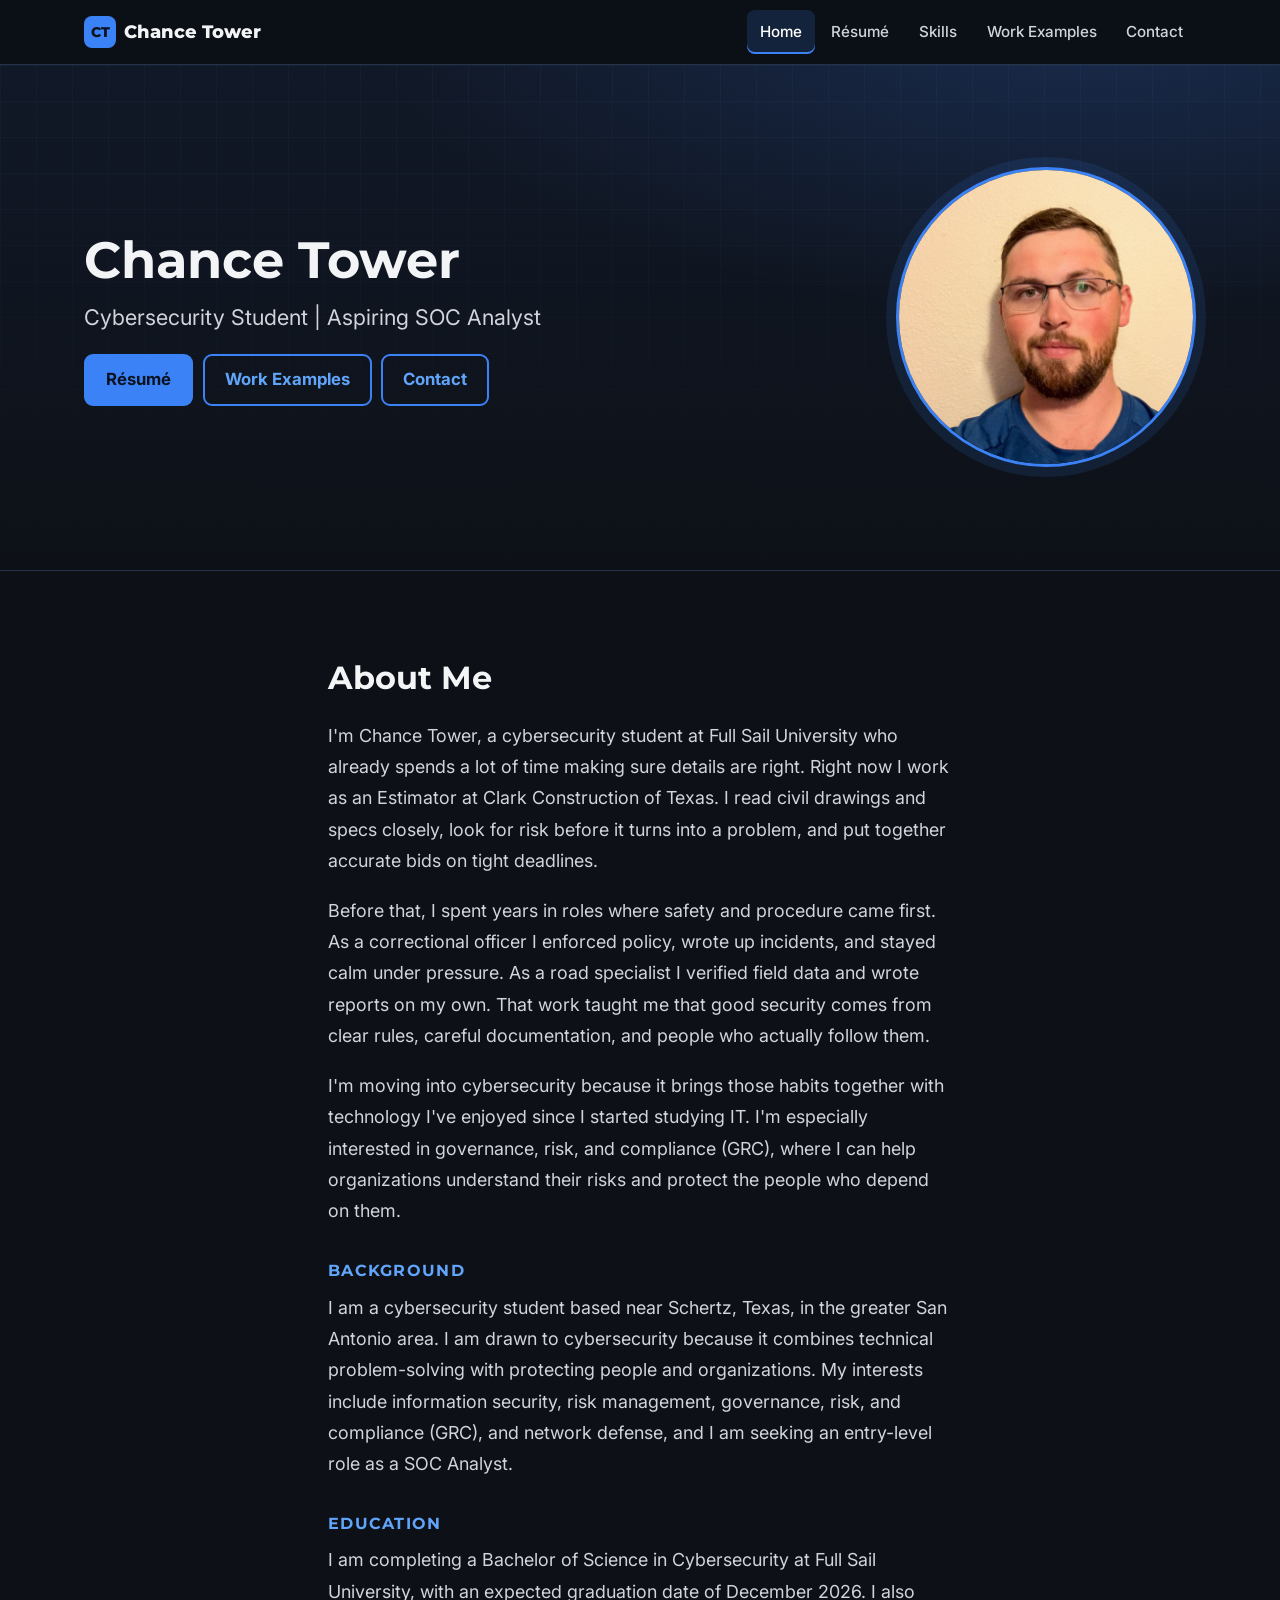
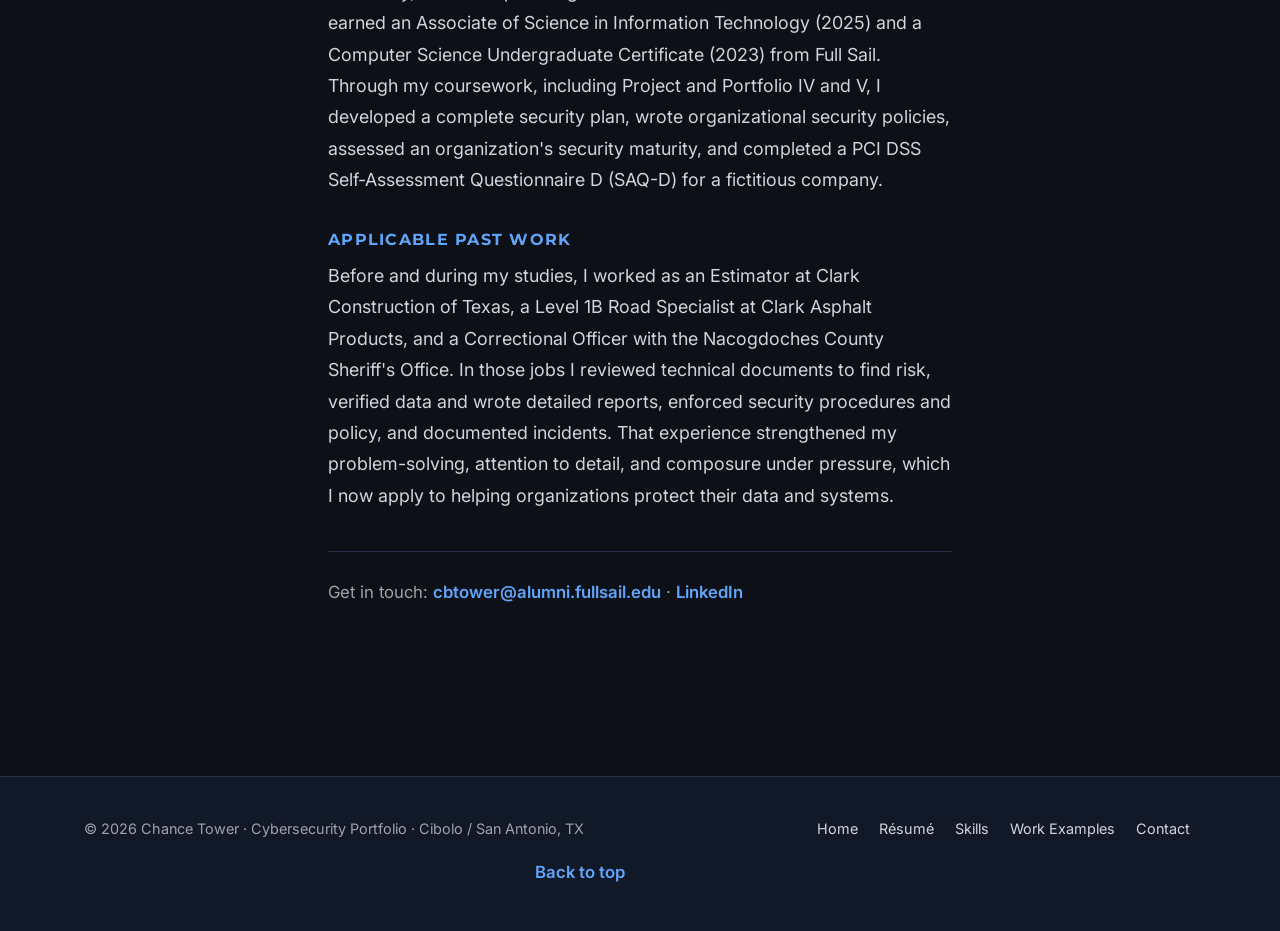
<file: index.html>
<!DOCTYPE html>
<html lang="en" class="no-js">
<head>
<meta charset="utf-8">
<script>document.documentElement.className=document.documentElement.className.replace("no-js","js");</script>
<meta name="viewport" content="width=device-width, initial-scale=1">
<title>Chance Tower | Aspiring SOC Analyst Portfolio – Cibolo & San Antonio, TX</title>
<meta name="description" content="Digital portfolio of Chance Tower, a B.S. Cybersecurity graduate candidate in Cibolo, TX, near San Antonio, seeking an entry-level SOC Analyst role.">
<meta name="keywords" content="SOC analyst, cybersecurity, information security, NIST CSF, NIST 800-53, risk management, GRC, PCI DSS, SAQ-D, security policy, Chance Tower, Cibolo TX, San Antonio TX">
<meta name="author" content="Chance Tower">
<meta property="og:type" content="website">
<meta property="og:title" content="Chance Tower | Aspiring SOC Analyst Portfolio – Cibolo & San Antonio, TX">
<meta property="og:description" content="Digital portfolio of Chance Tower, a B.S. Cybersecurity graduate candidate in Cibolo, TX, near San Antonio, seeking an entry-level SOC Analyst role.">
<meta property="og:url" content="https://ctower14.github.io/">
<meta property="og:image" content="https://ctower14.github.io/images/og-image.png">
<meta property="og:image:alt" content="Chance Tower – Cybersecurity Portfolio">
<link rel="canonical" href="https://ctower14.github.io/">
<meta name="theme-color" content="#0d1117">
<meta name="twitter:card" content="summary_large_image">
<meta name="twitter:title" content="Chance Tower | Aspiring SOC Analyst Portfolio – Cibolo & San Antonio, TX">
<meta name="twitter:description" content="Digital portfolio of Chance Tower, a B.S. Cybersecurity graduate candidate in Cibolo, TX, near San Antonio, seeking an entry-level SOC Analyst role.">
<meta name="twitter:image" content="https://ctower14.github.io/images/og-image.png">
<meta name="robots" content="index, follow">
<link rel="sitemap" type="application/xml" href="https://ctower14.github.io/sitemap.xml">
<script type="application/ld+json">{"@context": "https://schema.org", "@graph": [{"@type": "WebSite", "@id": "https://ctower14.github.io/#website", "name": "Chance Tower – Cybersecurity Portfolio", "url": "https://ctower14.github.io/", "description": "Digital cybersecurity portfolio of Chance Tower.", "inLanguage": "en-US", "publisher": {"@id": "https://ctower14.github.io/#person"}}, {"@type": "Person", "@id": "https://ctower14.github.io/#person", "name": "Chance Tower", "email": "cbtower@alumni.fullsail.edu", "sameAs": ["https://www.linkedin.com/in/chance-tower-b41b91266"], "url": "https://ctower14.github.io/", "image": "https://ctower14.github.io/images/headshot.jpg", "jobTitle": "Aspiring SOC Analyst", "description": "B.S. Cybersecurity graduate candidate in Cibolo, TX, near San Antonio, seeking an entry-level SOC Analyst role.", "address": {"@type": "PostalAddress", "addressLocality": "Cibolo", "addressRegion": "TX", "addressCountry": "US"}, "knowsAbout": ["Cybersecurity", "Information security", "NIST Cybersecurity Framework", "NIST SP 800-53", "PCI DSS", "SAQ-D", "Governance, risk, and compliance", "Security policy", "Risk management"]}, {"@type": "ProfilePage", "@id": "https://ctower14.github.io/#webpage", "url": "https://ctower14.github.io/", "name": "Chance Tower | Aspiring SOC Analyst Portfolio – Cibolo & San Antonio, TX", "description": "Digital portfolio of Chance Tower, a B.S. Cybersecurity graduate candidate in Cibolo, TX, near San Antonio, seeking an entry-level SOC Analyst role.", "isPartOf": {"@id": "https://ctower14.github.io/#website"}, "about": {"@id": "https://ctower14.github.io/#person"}, "inLanguage": "en-US"}]}</script>
<link rel="preconnect" href="https://fonts.googleapis.com">
<link rel="preconnect" href="https://fonts.gstatic.com" crossorigin>
<link href="https://fonts.googleapis.com/css2?family=Inter:wght@400;500;600&family=Montserrat:wght@700;800&display=swap" rel="stylesheet">
<link rel="stylesheet" href="css/style.css">
<script src="js/nav.js" defer></script>
<link rel="icon" href="images/favicon.svg" type="image/svg+xml">
</head>
<body id="top">
<a class="skip" href="#main">Skip to content</a>
<!-- OPTIONAL SECTIONS: Skills should stay only if there is real content.
     To remove it: delete skills.html, then remove every element with data-optional="skills"
     (header nav, footer nav, the Home table of contents, and the matching card on resume.html).
     Certifications and Memberships have been removed. See PLACEHOLDERS.md. -->
<header class="site-header">
  <div class="wrap header-inner">
    <a class="brand" href="index.html"><span class="brand-mark" aria-hidden="true">CT</span> Chance Tower</a>
    <button type="button" class="nav-btn nav-btn-js" aria-expanded="false" aria-controls="site-nav" aria-label="Open menu"><span class="bars" aria-hidden="true"></span><span>Menu</span></button>
    <input type="checkbox" id="nav-toggle" class="nav-toggle" tabindex="-1" aria-hidden="true">
    <label for="nav-toggle" class="nav-btn nav-label"><span class="bars" aria-hidden="true"></span><span>Menu</span></label>
    <nav id="site-nav" class="site-nav" aria-label="Main navigation"><ul><li><a href="index.html" class="active" aria-current="page">Home</a></li><li><a href="resume.html">Résumé</a></li><li data-optional="skills"><a href="skills.html">Skills</a></li><li><a href="work.html">Work Examples</a></li><li><a href="contact.html">Contact</a></li></ul></nav>
  </div>
</header>
<main id="main">
<section class="hero">
  <div class="wrap hero-inner">
    <div class="hero-text">
      <h1>Chance Tower</h1>
      <p class="tagline">Cybersecurity Student | Aspiring SOC Analyst</p>
      <div class="btn-row">
        <a class="btn" href="resume.html">Résumé</a>
        <a class="btn btn-outline" href="work.html">Work Examples</a>
        <a class="btn btn-outline" href="contact.html">Contact</a>
      </div>
    </div>
    <figure class="headshot">
      <img src="images/headshot.jpg" alt="Headshot of Chance Tower" width="300" height="300">
    </figure>
  </div>
</section>
<section class="home-about" id="about" aria-labelledby="about-h">
  <div class="wrap home-about-inner">
    <h2 id="about-h">About Me</h2>
    <p>I'm Chance Tower, a cybersecurity student at Full Sail University who already spends a lot of time making sure details are right. Right now I work as an Estimator at Clark Construction of Texas. I read civil drawings and specs closely, look for risk before it turns into a problem, and put together accurate bids on tight deadlines.</p>
    <p>Before that, I spent years in roles where safety and procedure came first. As a correctional officer I enforced policy, wrote up incidents, and stayed calm under pressure. As a road specialist I verified field data and wrote reports on my own. That work taught me that good security comes from clear rules, careful documentation, and people who actually follow them.</p>
    <p>I'm moving into cybersecurity because it brings those habits together with technology I've enjoyed since I started studying IT. I'm especially interested in governance, risk, and compliance (GRC), where I can help organizations understand their risks and protect the people who depend on them.</p>
    <h3 class="sub-h" id="background">Background</h3>
    <p>I am a cybersecurity student based near Schertz, Texas, in the greater San Antonio area. I am drawn to cybersecurity because it combines technical problem-solving with protecting people and organizations. My interests include information security, risk management, governance, risk, and compliance (GRC), and network defense, and I am seeking an entry-level role as a SOC Analyst.</p>
    <h3 class="sub-h" id="education">Education</h3>
    <p>I am completing a Bachelor of Science in Cybersecurity at Full Sail University, with an expected graduation date of December 2026. I also earned an Associate of Science in Information Technology (2025) and a Computer Science Undergraduate Certificate (2023) from Full Sail. Through my coursework, including Project and Portfolio IV and V, I developed a complete security plan, wrote organizational security policies, assessed an organization's security maturity, and completed a PCI DSS Self-Assessment Questionnaire D (SAQ-D) for a fictitious company.</p>
    <h3 class="sub-h" id="past-work">Applicable Past Work</h3>
    <p>Before and during my studies, I worked as an Estimator at Clark Construction of Texas, a Level 1B Road Specialist at Clark Asphalt Products, and a Correctional Officer with the Nacogdoches County Sheriff's Office. In those jobs I reviewed technical documents to find risk, verified data and wrote detailed reports, enforced security procedures and policy, and documented incidents. That experience strengthened my problem-solving, attention to detail, and composure under pressure, which I now apply to helping organizations protect their data and systems.</p>
    <p class="home-contact">Get in touch: <a href="mailto:cbtower@alumni.fullsail.edu">cbtower@alumni.fullsail.edu</a> &middot; <a href="https://www.linkedin.com/in/chance-tower-b41b91266" target="_blank" rel="noopener">LinkedIn</a></p>
  </div>
</section>
</main>
<footer class="site-footer">
  <div class="wrap footer-inner">
    <p>&copy; 2026 Chance Tower &middot; Cybersecurity Portfolio &middot; Cibolo / San Antonio, TX</p>
    <nav aria-label="Footer navigation"><ul class="footer-links"><li><a href="index.html">Home</a></li><li><a href="resume.html">Résumé</a></li><li data-optional="skills"><a href="skills.html">Skills</a></li><li><a href="work.html">Work Examples</a></li><li><a href="contact.html">Contact</a></li></ul></nav>
  </div>
  <p class="wrap back-top-wrap"><a class="back-top" href="#top">Back to top</a></p>
</footer>
<a class="back-top-fab" href="#top">Back to top</a>
</body>
</html>
</file>
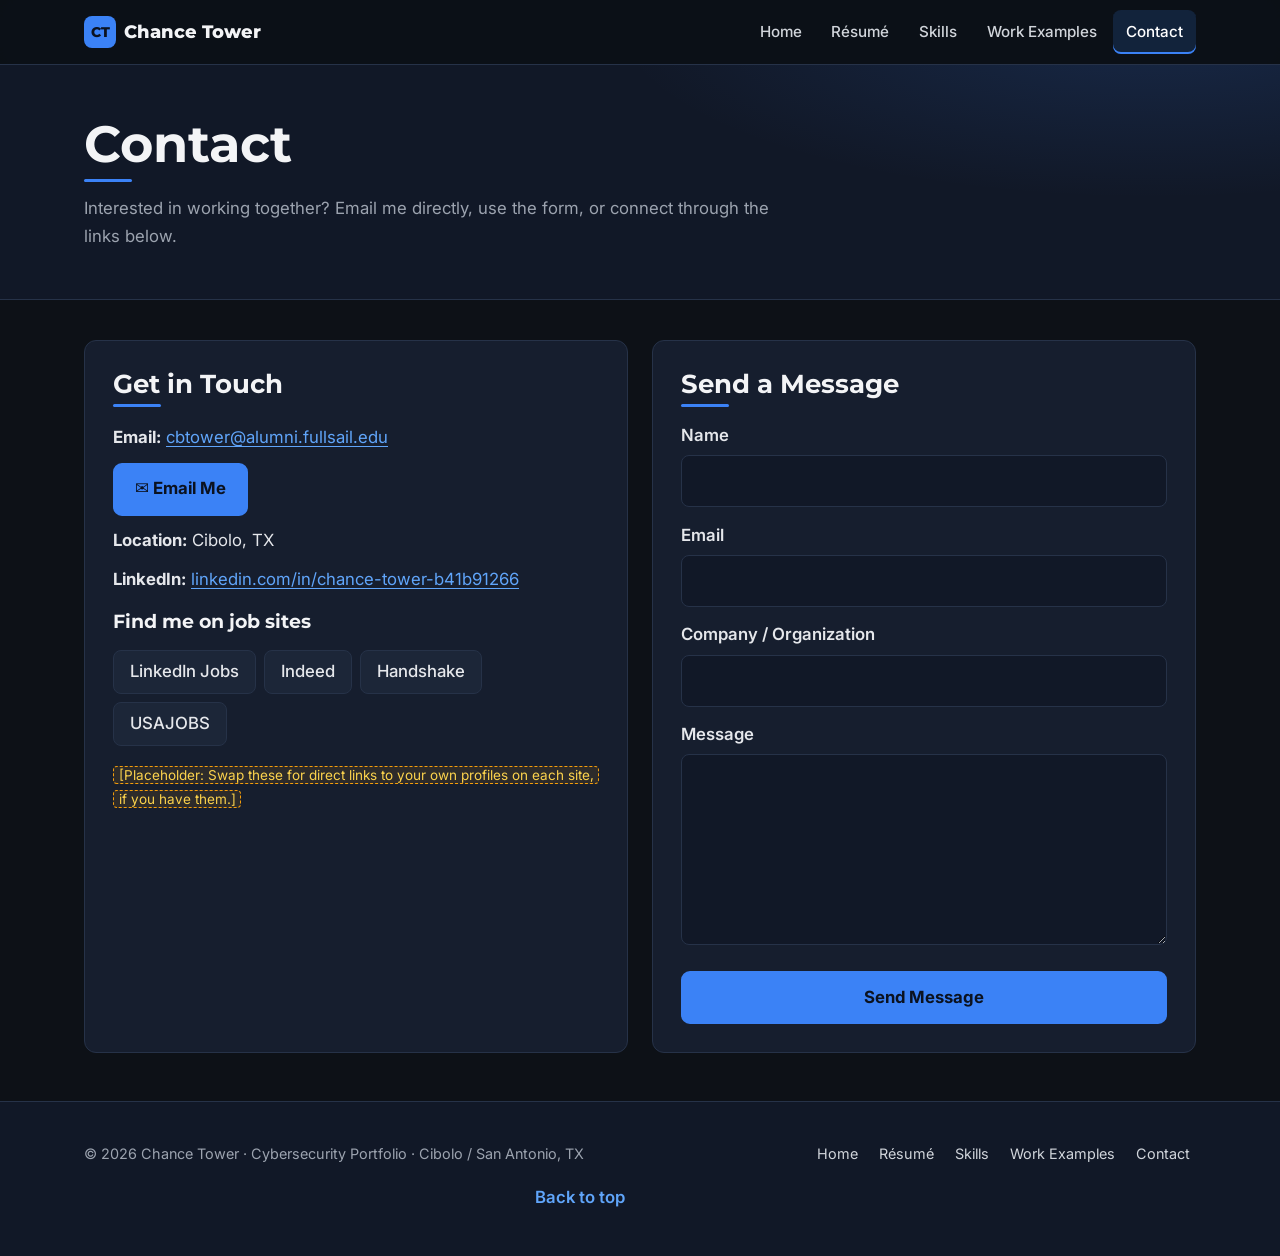
<file: contact.html>
<!DOCTYPE html>
<html lang="en" class="no-js">
<head>
<meta charset="utf-8">
<script>document.documentElement.className=document.documentElement.className.replace("no-js","js");</script>
<meta name="viewport" content="width=device-width, initial-scale=1">
<title>Contact | Chance Tower – Hire a SOC Analyst in San Antonio, TX</title>
<meta name="description" content="Contact Chance Tower about entry-level SOC Analyst opportunities in Cibolo, San Antonio, TX, or remote.">
<meta name="keywords" content="SOC analyst, cybersecurity, information security, NIST CSF, NIST 800-53, risk management, GRC, PCI DSS, SAQ-D, security policy, Chance Tower, Cibolo TX, San Antonio TX">
<meta name="author" content="Chance Tower">
<meta property="og:type" content="website">
<meta property="og:title" content="Contact | Chance Tower – Hire a SOC Analyst in San Antonio, TX">
<meta property="og:description" content="Contact Chance Tower about entry-level SOC Analyst opportunities in Cibolo, San Antonio, TX, or remote.">
<meta property="og:url" content="https://ctower14.github.io/contact.html">
<meta property="og:image" content="https://ctower14.github.io/images/og-image.png">
<meta property="og:image:alt" content="Chance Tower – Cybersecurity Portfolio">
<link rel="canonical" href="https://ctower14.github.io/contact.html">
<meta name="theme-color" content="#0d1117">
<meta name="twitter:card" content="summary_large_image">
<meta name="twitter:title" content="Contact | Chance Tower – Hire a SOC Analyst in San Antonio, TX">
<meta name="twitter:description" content="Contact Chance Tower about entry-level SOC Analyst opportunities in Cibolo, San Antonio, TX, or remote.">
<meta name="twitter:image" content="https://ctower14.github.io/images/og-image.png">
<meta name="robots" content="index, follow">
<link rel="sitemap" type="application/xml" href="https://ctower14.github.io/sitemap.xml">
<script type="application/ld+json">{"@context": "https://schema.org", "@graph": [{"@type": "WebSite", "@id": "https://ctower14.github.io/#website", "name": "Chance Tower – Cybersecurity Portfolio", "url": "https://ctower14.github.io/", "description": "Digital cybersecurity portfolio of Chance Tower.", "inLanguage": "en-US", "publisher": {"@id": "https://ctower14.github.io/#person"}}, {"@type": "Person", "@id": "https://ctower14.github.io/#person", "name": "Chance Tower", "email": "cbtower@alumni.fullsail.edu", "sameAs": ["https://www.linkedin.com/in/chance-tower-b41b91266"], "url": "https://ctower14.github.io/", "image": "https://ctower14.github.io/images/headshot.jpg", "jobTitle": "Aspiring SOC Analyst", "description": "B.S. Cybersecurity graduate candidate in Cibolo, TX, near San Antonio, seeking an entry-level SOC Analyst role.", "address": {"@type": "PostalAddress", "addressLocality": "Cibolo", "addressRegion": "TX", "addressCountry": "US"}, "knowsAbout": ["Cybersecurity", "Information security", "NIST Cybersecurity Framework", "NIST SP 800-53", "PCI DSS", "SAQ-D", "Governance, risk, and compliance", "Security policy", "Risk management"]}, {"@type": "ContactPage", "@id": "https://ctower14.github.io/contact.html#webpage", "url": "https://ctower14.github.io/contact.html", "name": "Contact | Chance Tower – Hire a SOC Analyst in San Antonio, TX", "description": "Contact Chance Tower about entry-level SOC Analyst opportunities in Cibolo, San Antonio, TX, or remote.", "isPartOf": {"@id": "https://ctower14.github.io/#website"}, "about": {"@id": "https://ctower14.github.io/#person"}, "inLanguage": "en-US"}]}</script>
<link rel="preconnect" href="https://fonts.googleapis.com">
<link rel="preconnect" href="https://fonts.gstatic.com" crossorigin>
<link href="https://fonts.googleapis.com/css2?family=Inter:wght@400;500;600&family=Montserrat:wght@700;800&display=swap" rel="stylesheet">
<link rel="stylesheet" href="css/style.css">
<script src="js/nav.js" defer></script>
<link rel="icon" href="images/favicon.svg" type="image/svg+xml">
</head>
<body id="top">
<a class="skip" href="#main">Skip to content</a>
<!-- OPTIONAL SECTIONS: Skills should stay only if there is real content.
     To remove it: delete skills.html, then remove every element with data-optional="skills"
     (header nav, footer nav, the Home table of contents, and the matching card on resume.html).
     Certifications and Memberships have been removed. See PLACEHOLDERS.md. -->
<header class="site-header">
  <div class="wrap header-inner">
    <a class="brand" href="index.html"><span class="brand-mark" aria-hidden="true">CT</span> Chance Tower</a>
    <button type="button" class="nav-btn nav-btn-js" aria-expanded="false" aria-controls="site-nav" aria-label="Open menu"><span class="bars" aria-hidden="true"></span><span>Menu</span></button>
    <input type="checkbox" id="nav-toggle" class="nav-toggle" tabindex="-1" aria-hidden="true">
    <label for="nav-toggle" class="nav-btn nav-label"><span class="bars" aria-hidden="true"></span><span>Menu</span></label>
    <nav id="site-nav" class="site-nav" aria-label="Main navigation"><ul><li><a href="index.html">Home</a></li><li><a href="resume.html">Résumé</a></li><li data-optional="skills"><a href="skills.html">Skills</a></li><li><a href="work.html">Work Examples</a></li><li><a href="contact.html" class="active" aria-current="page">Contact</a></li></ul></nav>
  </div>
</header>
<main id="main">
<section class="page-hero"><div class="wrap"><h1>Contact</h1><p>Interested in working together? Email me directly, use the form, or connect through the links below.</p></div></section><div class="wrap grid-2">
  <section class="card" aria-labelledby="reach-h">
    <h2 id="reach-h">Get in Touch</h2>
    <ul class="contact-list">
      <li><strong>Email:</strong> <a href="mailto:cbtower@alumni.fullsail.edu">cbtower@alumni.fullsail.edu</a></li>
      <li><a class="btn" href="mailto:cbtower@alumni.fullsail.edu?subject=Portfolio%20inquiry">&#9993; Email Me</a></li>
      <li><strong>Location:</strong> Cibolo, TX</li>
      <li><strong>LinkedIn:</strong> <a href="https://www.linkedin.com/in/chance-tower-b41b91266" target="_blank" rel="noopener">linkedin.com/in/chance-tower-b41b91266</a></li>
          </ul>
    <h3>Find me on job sites</h3>
    <ul class="job-sites"><li><a href="https://www.linkedin.com/jobs/" target="_blank" rel="noopener">LinkedIn Jobs</a></li><li><a href="https://www.indeed.com/" target="_blank" rel="noopener">Indeed</a></li><li><a href="https://joinhandshake.com/" target="_blank" rel="noopener">Handshake</a></li><li><a href="https://www.usajobs.gov/" target="_blank" rel="noopener">USAJOBS</a></li></ul>
    <p class="note"><span class="ph">[Placeholder: Swap these for direct links to your own profiles on each site, if you have them.]</span></p>
  </section>
  <section class="card" aria-labelledby="form-h">
    <h2 id="form-h">Send a Message</h2>
    <!-- This form opens the visitor's email app (mailto). To receive submissions without an email app,
         create a free form at https://formspree.io and replace the action with:
         action="https://formspree.io/f/YOUR_FORM_ID" method="POST"  (and remove enctype). -->
    <form class="contact-form" action="mailto:cbtower@alumni.fullsail.edu" method="post" enctype="text/plain">
      <label for="name">Name</label><input id="name" name="name" type="text" required autocomplete="name">
      <label for="email">Email</label><input id="email" name="email" type="email" required autocomplete="email">
      <label for="company">Company / Organization</label><input id="company" name="company" type="text" autocomplete="organization">
      <label for="message">Message</label><textarea id="message" name="message" rows="6" required></textarea>
      <button class="btn" type="submit">Send Message</button>
    </form>
  </section>
</div>
</main>
<footer class="site-footer">
  <div class="wrap footer-inner">
    <p>&copy; 2026 Chance Tower &middot; Cybersecurity Portfolio &middot; Cibolo / San Antonio, TX</p>
    <nav aria-label="Footer navigation"><ul class="footer-links"><li><a href="index.html">Home</a></li><li><a href="resume.html">Résumé</a></li><li data-optional="skills"><a href="skills.html">Skills</a></li><li><a href="work.html">Work Examples</a></li><li><a href="contact.html">Contact</a></li></ul></nav>
  </div>
  <p class="wrap back-top-wrap"><a class="back-top" href="#top">Back to top</a></p>
</footer>
<a class="back-top-fab" href="#top">Back to top</a>
</body>
</html>
</file>
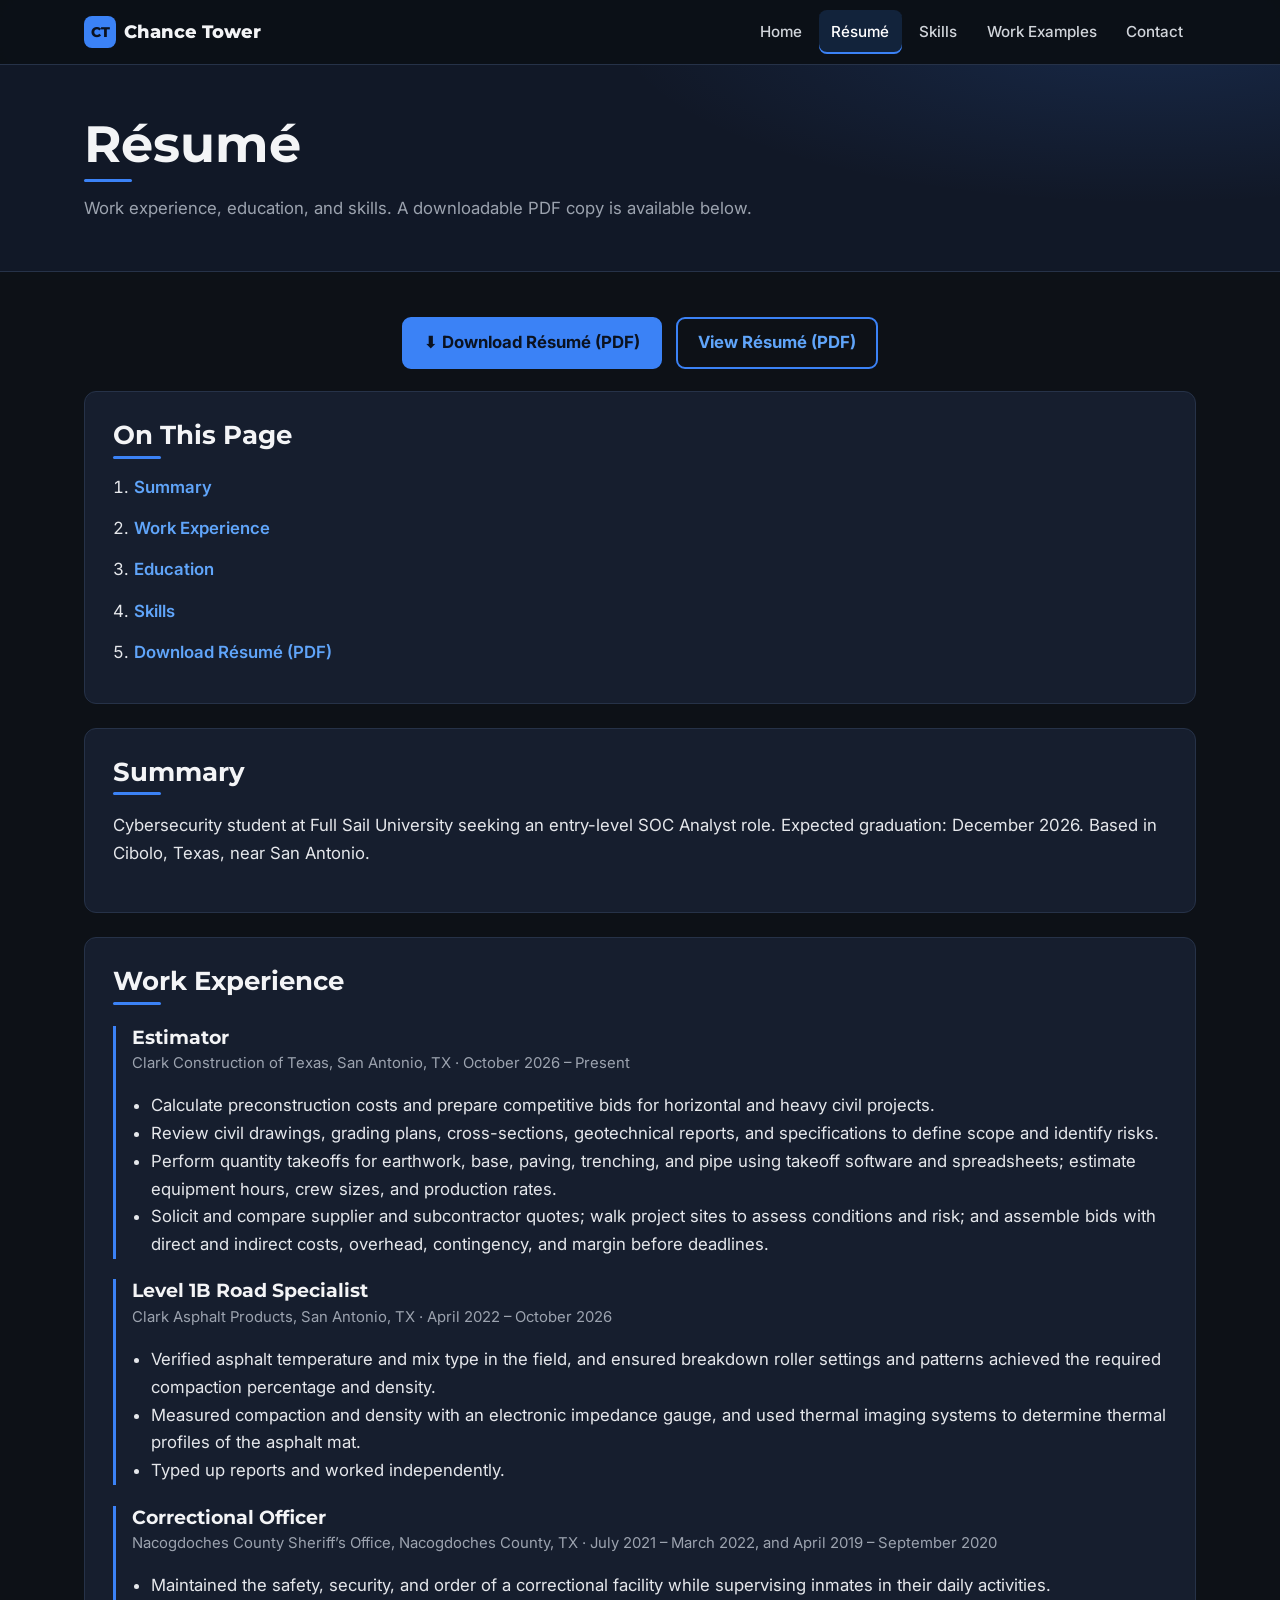
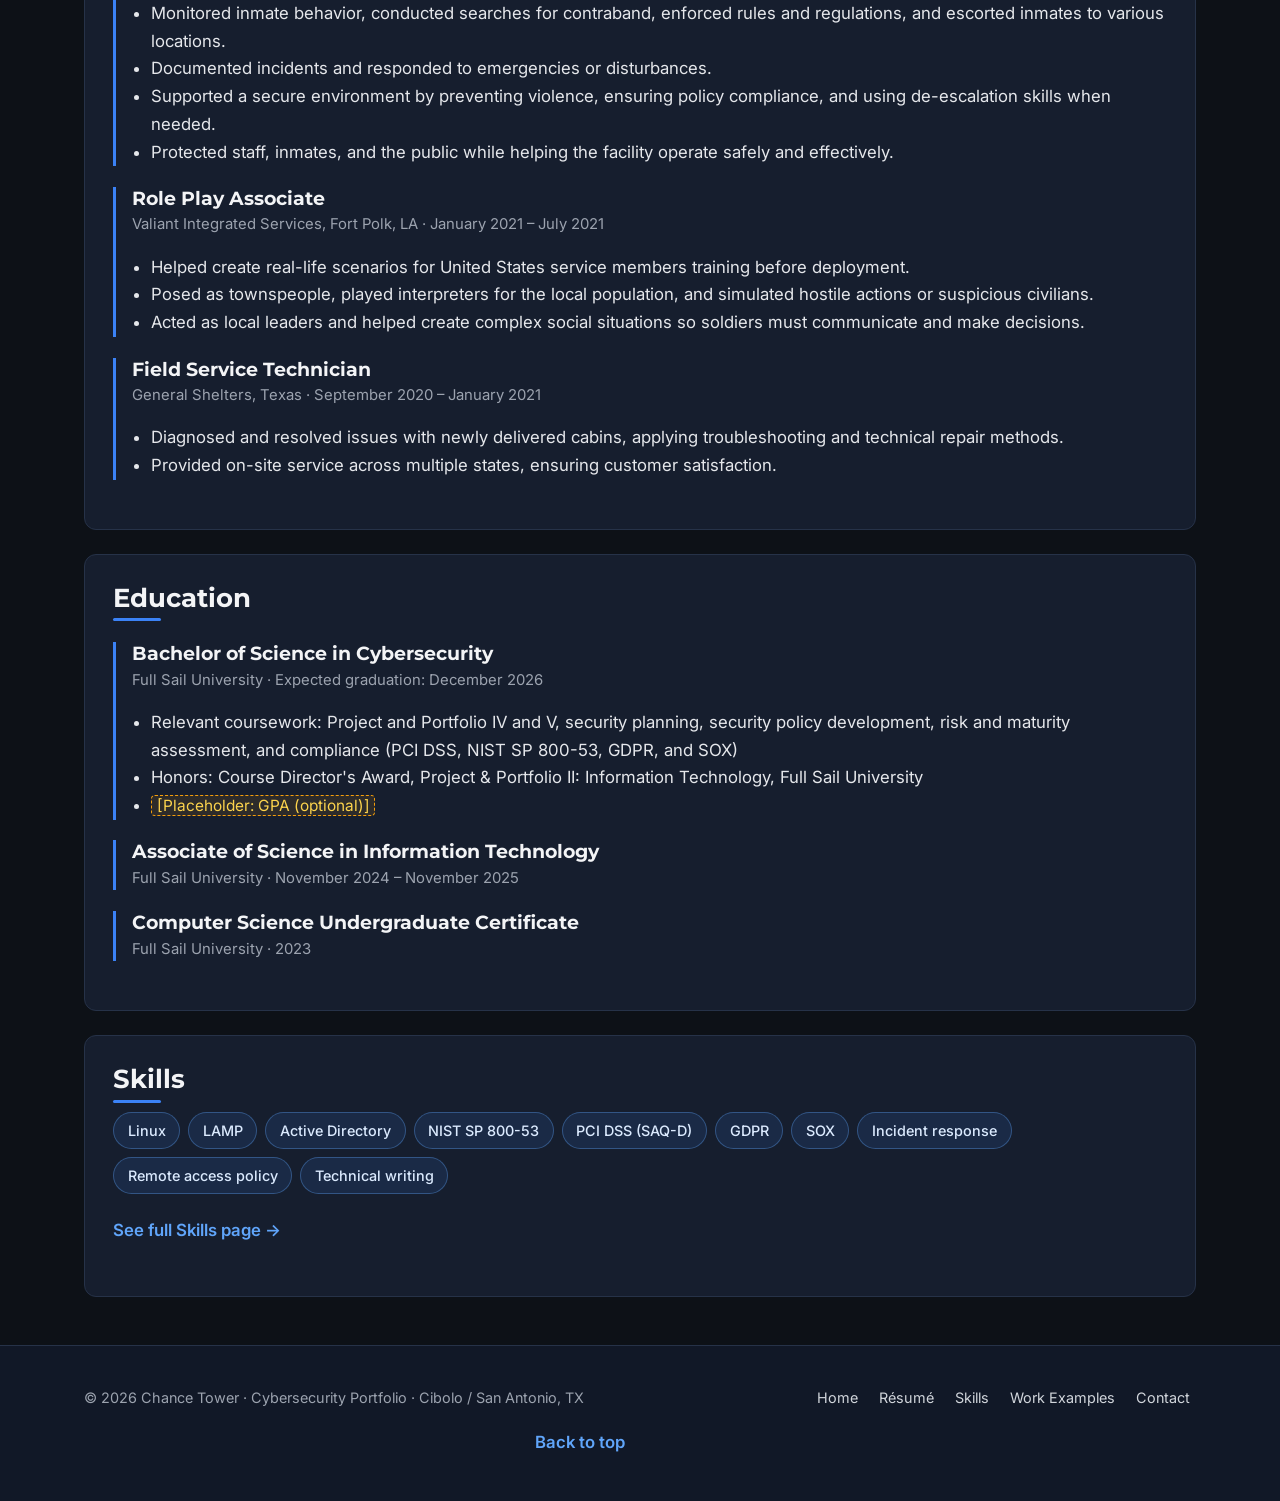
<file: resume.html>
<!DOCTYPE html>
<html lang="en" class="no-js">
<head>
<meta charset="utf-8">
<script>document.documentElement.className=document.documentElement.className.replace("no-js","js");</script>
<meta name="viewport" content="width=device-width, initial-scale=1">
<title>Résumé | Chance Tower – Cybersecurity & Information Security Experience</title>
<meta name="description" content="Résumé of Chance Tower: work experience, B.S. Cybersecurity education, and a downloadable PDF résumé for SOC Analyst roles in San Antonio, TX.">
<meta name="keywords" content="SOC analyst, cybersecurity, information security, NIST CSF, NIST 800-53, risk management, GRC, PCI DSS, SAQ-D, security policy, Chance Tower, Cibolo TX, San Antonio TX">
<meta name="author" content="Chance Tower">
<meta property="og:type" content="website">
<meta property="og:title" content="Résumé | Chance Tower – Cybersecurity & Information Security Experience">
<meta property="og:description" content="Résumé of Chance Tower: work experience, B.S. Cybersecurity education, and a downloadable PDF résumé for SOC Analyst roles in San Antonio, TX.">
<meta property="og:url" content="https://ctower14.github.io/resume.html">
<meta property="og:image" content="https://ctower14.github.io/images/og-image.png">
<meta property="og:image:alt" content="Chance Tower – Cybersecurity Portfolio">
<link rel="canonical" href="https://ctower14.github.io/resume.html">
<meta name="theme-color" content="#0d1117">
<meta name="twitter:card" content="summary_large_image">
<meta name="twitter:title" content="Résumé | Chance Tower – Cybersecurity & Information Security Experience">
<meta name="twitter:description" content="Résumé of Chance Tower: work experience, B.S. Cybersecurity education, and a downloadable PDF résumé for SOC Analyst roles in San Antonio, TX.">
<meta name="twitter:image" content="https://ctower14.github.io/images/og-image.png">
<meta name="robots" content="index, follow">
<link rel="sitemap" type="application/xml" href="https://ctower14.github.io/sitemap.xml">
<script type="application/ld+json">{"@context": "https://schema.org", "@graph": [{"@type": "WebSite", "@id": "https://ctower14.github.io/#website", "name": "Chance Tower – Cybersecurity Portfolio", "url": "https://ctower14.github.io/", "description": "Digital cybersecurity portfolio of Chance Tower.", "inLanguage": "en-US", "publisher": {"@id": "https://ctower14.github.io/#person"}}, {"@type": "Person", "@id": "https://ctower14.github.io/#person", "name": "Chance Tower", "email": "cbtower@alumni.fullsail.edu", "sameAs": ["https://www.linkedin.com/in/chance-tower-b41b91266"], "url": "https://ctower14.github.io/", "image": "https://ctower14.github.io/images/headshot.jpg", "jobTitle": "Aspiring SOC Analyst", "description": "B.S. Cybersecurity graduate candidate in Cibolo, TX, near San Antonio, seeking an entry-level SOC Analyst role.", "address": {"@type": "PostalAddress", "addressLocality": "Cibolo", "addressRegion": "TX", "addressCountry": "US"}, "knowsAbout": ["Cybersecurity", "Information security", "NIST Cybersecurity Framework", "NIST SP 800-53", "PCI DSS", "SAQ-D", "Governance, risk, and compliance", "Security policy", "Risk management"]}, {"@type": "WebPage", "@id": "https://ctower14.github.io/resume.html#webpage", "url": "https://ctower14.github.io/resume.html", "name": "Résumé | Chance Tower – Cybersecurity & Information Security Experience", "description": "Résumé of Chance Tower: work experience, B.S. Cybersecurity education, and a downloadable PDF résumé for SOC Analyst roles in San Antonio, TX.", "isPartOf": {"@id": "https://ctower14.github.io/#website"}, "about": {"@id": "https://ctower14.github.io/#person"}, "inLanguage": "en-US"}]}</script>
<link rel="preconnect" href="https://fonts.googleapis.com">
<link rel="preconnect" href="https://fonts.gstatic.com" crossorigin>
<link href="https://fonts.googleapis.com/css2?family=Inter:wght@400;500;600&family=Montserrat:wght@700;800&display=swap" rel="stylesheet">
<link rel="stylesheet" href="css/style.css">
<script src="js/nav.js" defer></script>
<link rel="icon" href="images/favicon.svg" type="image/svg+xml">
</head>
<body id="top">
<a class="skip" href="#main">Skip to content</a>
<!-- OPTIONAL SECTIONS: Skills should stay only if there is real content.
     To remove it: delete skills.html, then remove every element with data-optional="skills"
     (header nav, footer nav, the Home table of contents, and the matching card on resume.html).
     Certifications and Memberships have been removed. See PLACEHOLDERS.md. -->
<header class="site-header">
  <div class="wrap header-inner">
    <a class="brand" href="index.html"><span class="brand-mark" aria-hidden="true">CT</span> Chance Tower</a>
    <button type="button" class="nav-btn nav-btn-js" aria-expanded="false" aria-controls="site-nav" aria-label="Open menu"><span class="bars" aria-hidden="true"></span><span>Menu</span></button>
    <input type="checkbox" id="nav-toggle" class="nav-toggle" tabindex="-1" aria-hidden="true">
    <label for="nav-toggle" class="nav-btn nav-label"><span class="bars" aria-hidden="true"></span><span>Menu</span></label>
    <nav id="site-nav" class="site-nav" aria-label="Main navigation"><ul><li><a href="index.html">Home</a></li><li><a href="resume.html" class="active" aria-current="page">Résumé</a></li><li data-optional="skills"><a href="skills.html">Skills</a></li><li><a href="work.html">Work Examples</a></li><li><a href="contact.html">Contact</a></li></ul></nav>
  </div>
</header>
<main id="main">
<section class="page-hero"><div class="wrap"><h1>Résumé</h1><p>Work experience, education, and skills. A downloadable PDF copy is available below.</p></div></section>
<div class="wrap">
  <p class="center" id="resume-download"><a class="btn" href="files/resume.pdf" download="resume.pdf">&#11015; Download Résumé (PDF)</a> <a class="btn btn-outline" href="files/resume.pdf" target="_blank" rel="noopener">View Résumé (PDF)</a></p>
  <nav class="card toc-card" aria-labelledby="toc-h">
    <h2 id="toc-h">On This Page</h2>
    <ol class="toc">
      <li><a href="#summary">Summary</a></li>
      <li><a href="#experience">Work Experience</a></li>
      <li><a href="#education">Education</a></li>
      <li data-optional="skills"><a href="#rs-skills">Skills</a></li>
      <li><a href="#resume-download">Download Résumé (PDF)</a></li>
    </ol>
  </nav>
  <section class="card" id="summary" aria-labelledby="sum-h">
    <h2 id="sum-h"><a class="h-link" href="#summary">Summary</a></h2>
    <p>Cybersecurity student at Full Sail University seeking an entry-level SOC Analyst role. Expected graduation: December 2026. Based in Cibolo, Texas, near San Antonio.</p>
  </section>
  <section class="card" id="experience" aria-labelledby="exp-h">
    <h2 id="exp-h"><a class="h-link" href="#experience">Work Experience</a></h2>
    <article class="entry"><header><h3>Estimator</h3><p class="meta">Clark Construction of Texas, San Antonio, TX &middot; October 2026 – Present</p></header>
      <ul>
        <li>Calculate preconstruction costs and prepare competitive bids for horizontal and heavy civil projects.</li>
        <li>Review civil drawings, grading plans, cross-sections, geotechnical reports, and specifications to define scope and identify risks.</li>
        <li>Perform quantity takeoffs for earthwork, base, paving, trenching, and pipe using takeoff software and spreadsheets; estimate equipment hours, crew sizes, and production rates.</li>
        <li>Solicit and compare supplier and subcontractor quotes; walk project sites to assess conditions and risk; and assemble bids with direct and indirect costs, overhead, contingency, and margin before deadlines.</li>
      </ul>
    </article>
    <article class="entry"><header><h3>Level 1B Road Specialist</h3><p class="meta">Clark Asphalt Products, San Antonio, TX &middot; April 2022 – October 2026</p></header>
      <ul>
        <li>Verified asphalt temperature and mix type in the field, and ensured breakdown roller settings and patterns achieved the required compaction percentage and density.</li>
        <li>Measured compaction and density with an electronic impedance gauge, and used thermal imaging systems to determine thermal profiles of the asphalt mat.</li>
        <li>Typed up reports and worked independently.</li>
      </ul>
    </article>
    <article class="entry"><header><h3>Correctional Officer</h3><p class="meta">Nacogdoches County Sheriff’s Office, Nacogdoches County, TX &middot; July 2021 – March 2022, and April 2019 – September 2020</p></header>
      <ul>
        <li>Maintained the safety, security, and order of a correctional facility while supervising inmates in their daily activities.</li>
        <li>Monitored inmate behavior, conducted searches for contraband, enforced rules and regulations, and escorted inmates to various locations.</li>
        <li>Documented incidents and responded to emergencies or disturbances.</li>
        <li>Supported a secure environment by preventing violence, ensuring policy compliance, and using de-escalation skills when needed.</li>
        <li>Protected staff, inmates, and the public while helping the facility operate safely and effectively.</li>
      </ul>
    </article>
    <article class="entry"><header><h3>Role Play Associate</h3><p class="meta">Valiant Integrated Services, Fort Polk, LA &middot; January 2021 – July 2021</p></header>
      <ul>
        <li>Helped create real-life scenarios for United States service members training before deployment.</li>
        <li>Posed as townspeople, played interpreters for the local population, and simulated hostile actions or suspicious civilians.</li>
        <li>Acted as local leaders and helped create complex social situations so soldiers must communicate and make decisions.</li>
      </ul>
    </article>
    <article class="entry"><header><h3>Field Service Technician</h3><p class="meta">General Shelters, Texas &middot; September 2020 – January 2021</p></header>
      <ul>
        <li>Diagnosed and resolved issues with newly delivered cabins, applying troubleshooting and technical repair methods.</li>
        <li>Provided on-site service across multiple states, ensuring customer satisfaction.</li>
      </ul>
    </article>
  </section>
  <section class="card" id="education" aria-labelledby="edu-h">
    <h2 id="edu-h"><a class="h-link" href="#education">Education</a></h2>
    <article class="entry"><header><h3>Bachelor of Science in Cybersecurity</h3><p class="meta">Full Sail University &middot; Expected graduation: December 2026</p></header>
    <ul><li>Relevant coursework: Project and Portfolio IV and V, security planning, security policy development, risk and maturity assessment, and compliance (PCI DSS, NIST SP 800-53, GDPR, and SOX)</li><li>Honors: Course Director's Award, Project &amp; Portfolio II: Information Technology, Full Sail University</li><li><span class="ph">[Placeholder: GPA (optional)]</span></li></ul></article>
    <article class="entry"><header><h3>Associate of Science in Information Technology</h3><p class="meta">Full Sail University &middot; November 2024 – November 2025</p></header></article>
    <article class="entry"><header><h3>Computer Science Undergraduate Certificate</h3><p class="meta">Full Sail University &middot; 2023</p></header></article>
  </section>
  <div class="grid-3">
    <section class="card" data-optional="skills" aria-labelledby="rs-skills"><h2 id="rs-skills"><a class="h-link" href="#rs-skills">Skills</a></h2>
      <ul class="tags"><li>Linux</li><li>LAMP</li><li>Active Directory</li><li>NIST SP 800-53</li><li>PCI DSS (SAQ-D)</li><li>GDPR</li><li>SOX</li><li>Incident response</li><li>Remote access policy</li><li>Technical writing</li></ul>
      <p><a class="more" href="skills.html">See full Skills page &rarr;</a></p></section>

  </div>
</div>
</main>
<footer class="site-footer">
  <div class="wrap footer-inner">
    <p>&copy; 2026 Chance Tower &middot; Cybersecurity Portfolio &middot; Cibolo / San Antonio, TX</p>
    <nav aria-label="Footer navigation"><ul class="footer-links"><li><a href="index.html">Home</a></li><li><a href="resume.html">Résumé</a></li><li data-optional="skills"><a href="skills.html">Skills</a></li><li><a href="work.html">Work Examples</a></li><li><a href="contact.html">Contact</a></li></ul></nav>
  </div>
  <p class="wrap back-top-wrap"><a class="back-top" href="#top">Back to top</a></p>
</footer>
<a class="back-top-fab" href="#top">Back to top</a>
</body>
</html>
</file>
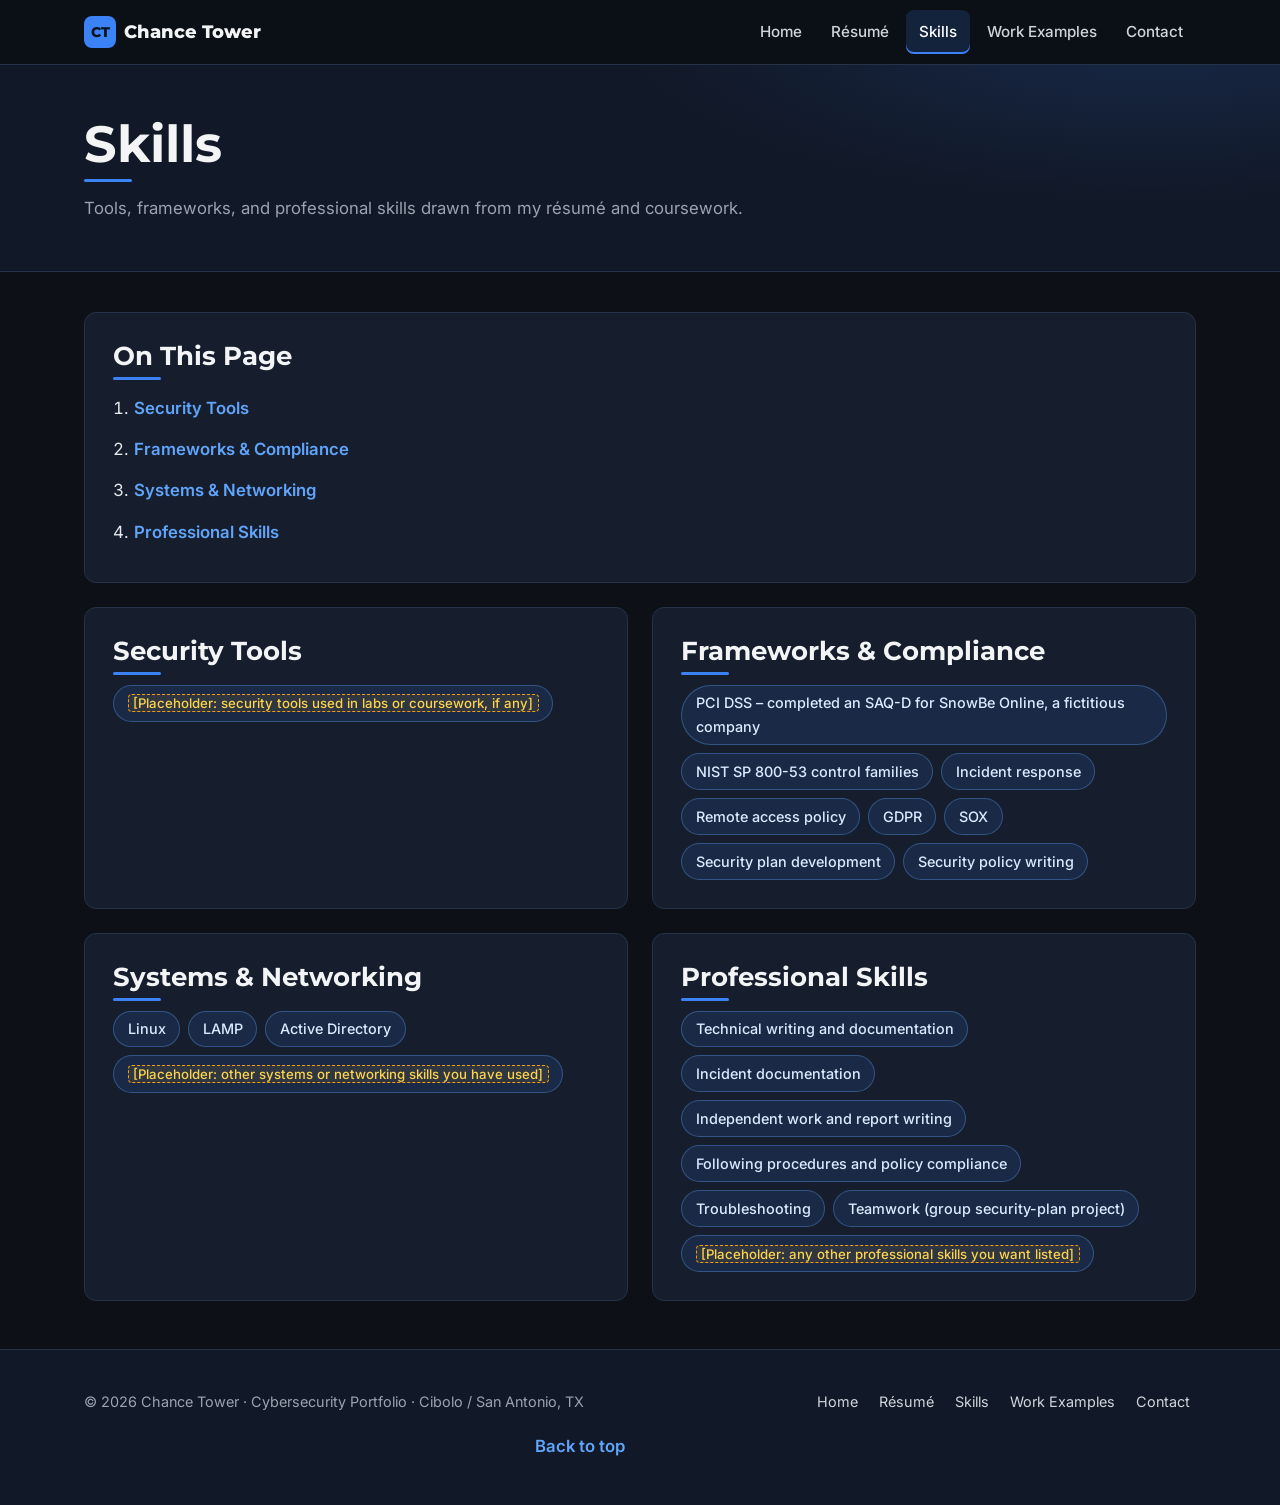
<file: skills.html>
<!DOCTYPE html>
<html lang="en" class="no-js">
<head>
<meta charset="utf-8">
<script>document.documentElement.className=document.documentElement.className.replace("no-js","js");</script>
<meta name="viewport" content="width=device-width, initial-scale=1">
<title>Skills | Chance Tower – Linux, Active Directory, NIST SP 800-53, PCI DSS &amp; GRC</title>
<meta name="description" content="Cybersecurity skills of Chance Tower: Linux, LAMP, Active Directory, NIST SP 800-53, PCI DSS SAQ-D for SnowBe Online, GDPR, SOX, incident response, remote access policy, and technical writing.">
<meta name="keywords" content="SOC analyst, cybersecurity, information security, NIST CSF, NIST 800-53, risk management, GRC, PCI DSS, SAQ-D, security policy, Chance Tower, Cibolo TX, San Antonio TX">
<meta name="author" content="Chance Tower">
<meta property="og:type" content="website">
<meta property="og:title" content="Skills | Chance Tower – Linux, Active Directory, NIST SP 800-53, PCI DSS &amp; GRC">
<meta property="og:description" content="Cybersecurity skills of Chance Tower: Linux, LAMP, Active Directory, NIST SP 800-53, PCI DSS SAQ-D for SnowBe Online, GDPR, SOX, incident response, remote access policy, and technical writing.">
<meta property="og:url" content="https://ctower14.github.io/skills.html">
<meta property="og:image" content="https://ctower14.github.io/images/og-image.png">
<meta property="og:image:alt" content="Chance Tower – Cybersecurity Portfolio">
<link rel="canonical" href="https://ctower14.github.io/skills.html">
<meta name="theme-color" content="#0d1117">
<meta name="twitter:card" content="summary_large_image">
<meta name="twitter:title" content="Skills | Chance Tower – Linux, Active Directory, NIST SP 800-53, PCI DSS &amp; GRC">
<meta name="twitter:description" content="Cybersecurity skills of Chance Tower: Linux, LAMP, Active Directory, NIST SP 800-53, PCI DSS SAQ-D for SnowBe Online, GDPR, SOX, incident response, remote access policy, and technical writing.">
<meta name="twitter:image" content="https://ctower14.github.io/images/og-image.png">
<meta name="robots" content="index, follow">
<link rel="sitemap" type="application/xml" href="https://ctower14.github.io/sitemap.xml">
<script type="application/ld+json">{"@context": "https://schema.org", "@graph": [{"@type": "WebSite", "@id": "https://ctower14.github.io/#website", "name": "Chance Tower – Cybersecurity Portfolio", "url": "https://ctower14.github.io/", "description": "Digital cybersecurity portfolio of Chance Tower.", "inLanguage": "en-US", "publisher": {"@id": "https://ctower14.github.io/#person"}}, {"@type": "Person", "@id": "https://ctower14.github.io/#person", "name": "Chance Tower", "email": "cbtower@alumni.fullsail.edu", "sameAs": ["https://www.linkedin.com/in/chance-tower-b41b91266"], "url": "https://ctower14.github.io/", "image": "https://ctower14.github.io/images/headshot.jpg", "jobTitle": "Aspiring SOC Analyst", "description": "B.S. Cybersecurity graduate candidate in Cibolo, TX, near San Antonio, seeking an entry-level SOC Analyst role.", "address": {"@type": "PostalAddress", "addressLocality": "Cibolo", "addressRegion": "TX", "addressCountry": "US"}, "knowsAbout": ["Cybersecurity", "Information security", "NIST Cybersecurity Framework", "NIST SP 800-53", "PCI DSS", "SAQ-D", "Governance, risk, and compliance", "Security policy", "Risk management"]}, {"@type": "WebPage", "@id": "https://ctower14.github.io/skills.html#webpage", "url": "https://ctower14.github.io/skills.html", "name": "Skills | Chance Tower – Linux, Active Directory, NIST SP 800-53, PCI DSS &amp; GRC", "description": "Cybersecurity skills of Chance Tower: Linux, LAMP, Active Directory, NIST SP 800-53, PCI DSS SAQ-D for SnowBe Online, GDPR, SOX, incident response, remote access policy, and technical writing.", "isPartOf": {"@id": "https://ctower14.github.io/#website"}, "about": {"@id": "https://ctower14.github.io/#person"}, "inLanguage": "en-US"}]}</script>
<link rel="preconnect" href="https://fonts.googleapis.com">
<link rel="preconnect" href="https://fonts.gstatic.com" crossorigin>
<link href="https://fonts.googleapis.com/css2?family=Inter:wght@400;500;600&family=Montserrat:wght@700;800&display=swap" rel="stylesheet">
<link rel="stylesheet" href="css/style.css">
<script src="js/nav.js" defer></script>
<link rel="icon" href="images/favicon.svg" type="image/svg+xml">
</head>
<body id="top">
<a class="skip" href="#main">Skip to content</a>
<!-- OPTIONAL SECTIONS: Skills should stay only if there is real content.
     To remove it: delete skills.html, then remove every element with data-optional="skills"
     (header nav, footer nav, the Home table of contents, and the matching card on resume.html).
     Certifications and Memberships have been removed. See PLACEHOLDERS.md. -->
<header class="site-header">
  <div class="wrap header-inner">
    <a class="brand" href="index.html"><span class="brand-mark" aria-hidden="true">CT</span> Chance Tower</a>
    <button type="button" class="nav-btn nav-btn-js" aria-expanded="false" aria-controls="site-nav" aria-label="Open menu"><span class="bars" aria-hidden="true"></span><span>Menu</span></button>
    <input type="checkbox" id="nav-toggle" class="nav-toggle" tabindex="-1" aria-hidden="true">
    <label for="nav-toggle" class="nav-btn nav-label"><span class="bars" aria-hidden="true"></span><span>Menu</span></label>
    <nav id="site-nav" class="site-nav" aria-label="Main navigation"><ul><li><a href="index.html">Home</a></li><li><a href="resume.html">Résumé</a></li><li data-optional="skills"><a href="skills.html" class="active" aria-current="page">Skills</a></li><li><a href="work.html">Work Examples</a></li><li><a href="contact.html">Contact</a></li></ul></nav>
  </div>
</header>
<main id="main">
<section class="page-hero"><div class="wrap"><h1>Skills</h1><p>Tools, frameworks, and professional skills drawn from my résumé and coursework.</p></div></section><div class="wrap"><nav class="card toc-card" aria-labelledby="toc-h"><h2 id="toc-h">On This Page</h2><ol class="toc"><li><a href="#security-tools">Security Tools</a></li><li><a href="#frameworks">Frameworks &amp; Compliance</a></li><li><a href="#systems">Systems &amp; Networking</a></li><li><a href="#professional">Professional Skills</a></li></ol></nav><div class="grid-2"><section class="card skill-group" id="security-tools"><h2><a class="h-link" href="#security-tools">Security Tools</a></h2><ul class="tags"><li><span class="ph">[Placeholder: security tools used in labs or coursework, if any]</span></li></ul></section><section class="card skill-group" id="frameworks"><h2><a class="h-link" href="#frameworks">Frameworks &amp; Compliance</a></h2><ul class="tags"><li>PCI DSS – completed an SAQ-D for SnowBe Online, a fictitious company</li><li>NIST SP 800-53 control families</li><li>Incident response</li><li>Remote access policy</li><li>GDPR</li><li>SOX</li><li>Security plan development</li><li>Security policy writing</li></ul></section><section class="card skill-group" id="systems"><h2><a class="h-link" href="#systems">Systems &amp; Networking</a></h2><ul class="tags"><li>Linux</li><li>LAMP</li><li>Active Directory</li><li><span class="ph">[Placeholder: other systems or networking skills you have used]</span></li></ul></section><section class="card skill-group" id="professional"><h2><a class="h-link" href="#professional">Professional Skills</a></h2><ul class="tags"><li>Technical writing and documentation</li><li>Incident documentation</li><li>Independent work and report writing</li><li>Following procedures and policy compliance</li><li>Troubleshooting</li><li>Teamwork (group security-plan project)</li><li><span class="ph">[Placeholder: any other professional skills you want listed]</span></li></ul></section></div></div>
</main>
<footer class="site-footer">
  <div class="wrap footer-inner">
    <p>&copy; 2026 Chance Tower &middot; Cybersecurity Portfolio &middot; Cibolo / San Antonio, TX</p>
    <nav aria-label="Footer navigation"><ul class="footer-links"><li><a href="index.html">Home</a></li><li><a href="resume.html">Résumé</a></li><li data-optional="skills"><a href="skills.html">Skills</a></li><li><a href="work.html">Work Examples</a></li><li><a href="contact.html">Contact</a></li></ul></nav>
  </div>
  <p class="wrap back-top-wrap"><a class="back-top" href="#top">Back to top</a></p>
</footer>
<a class="back-top-fab" href="#top">Back to top</a>
</body>
</html>
</file>
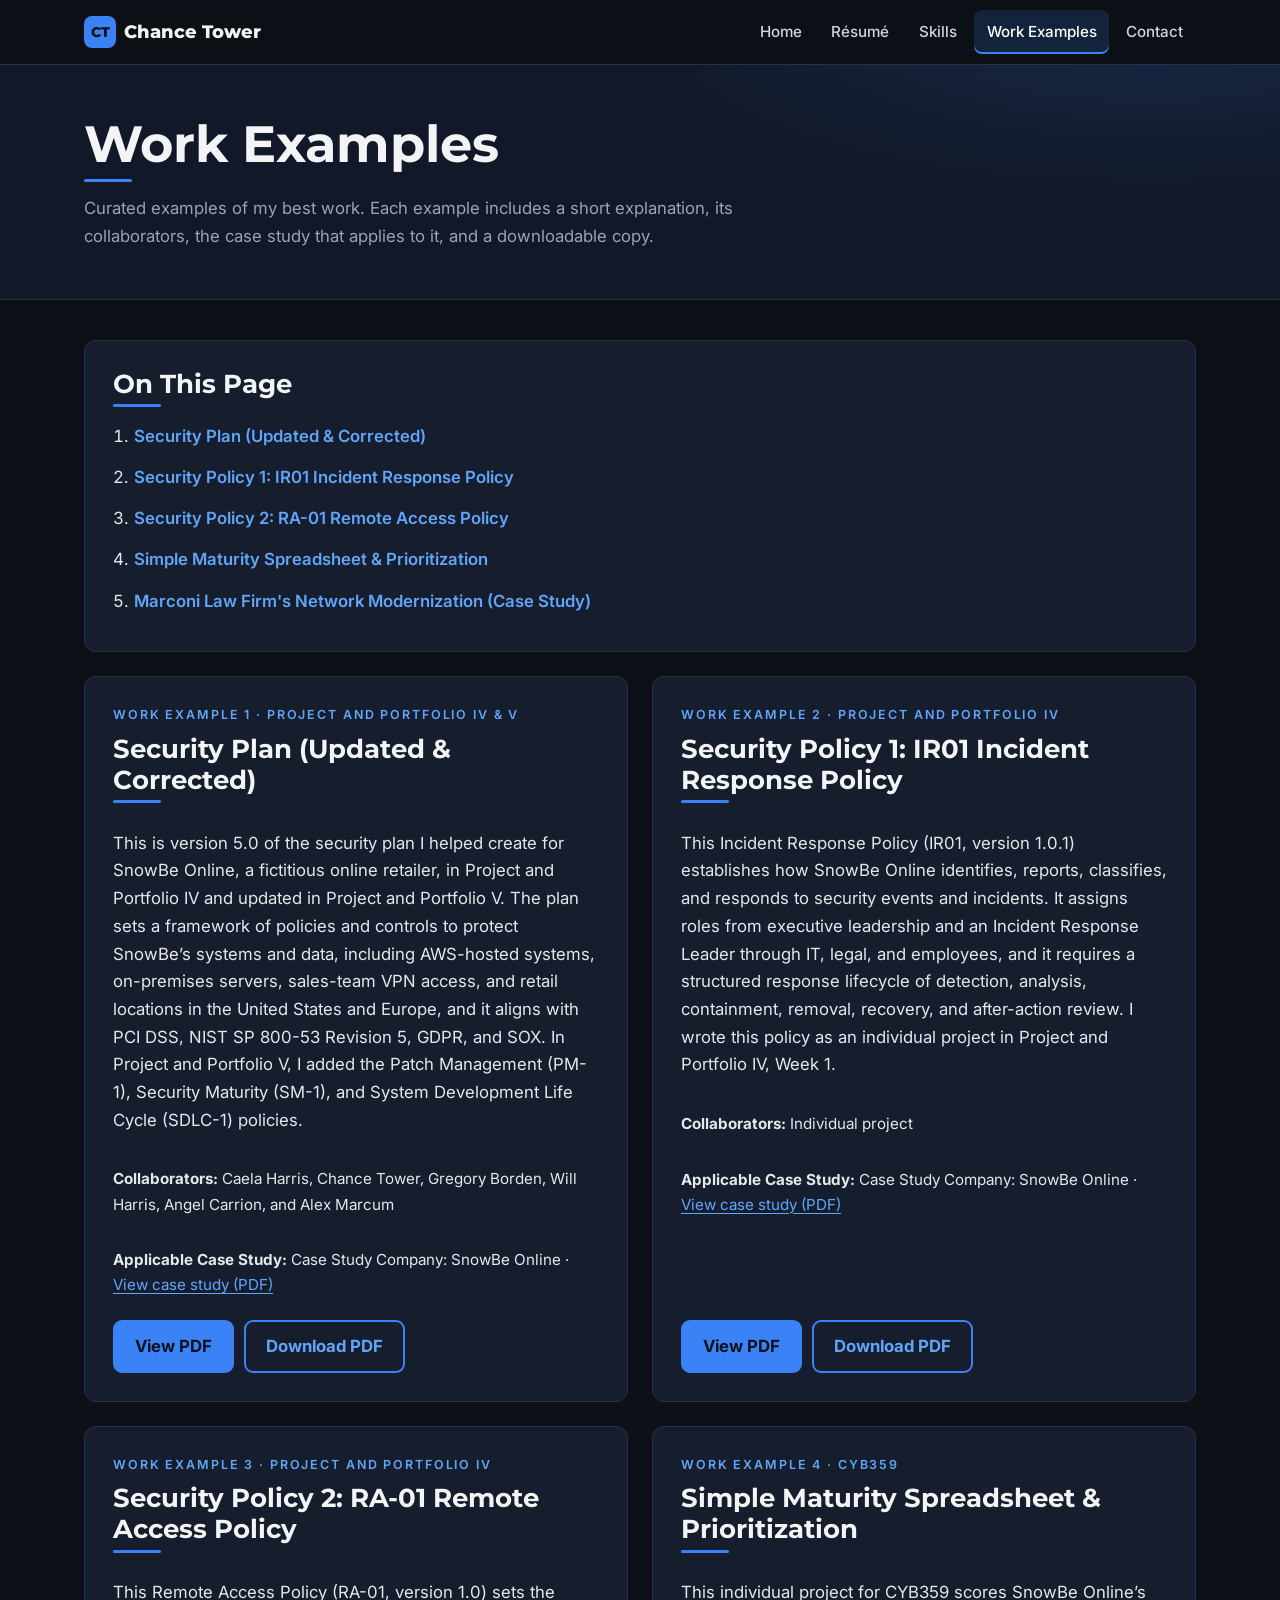
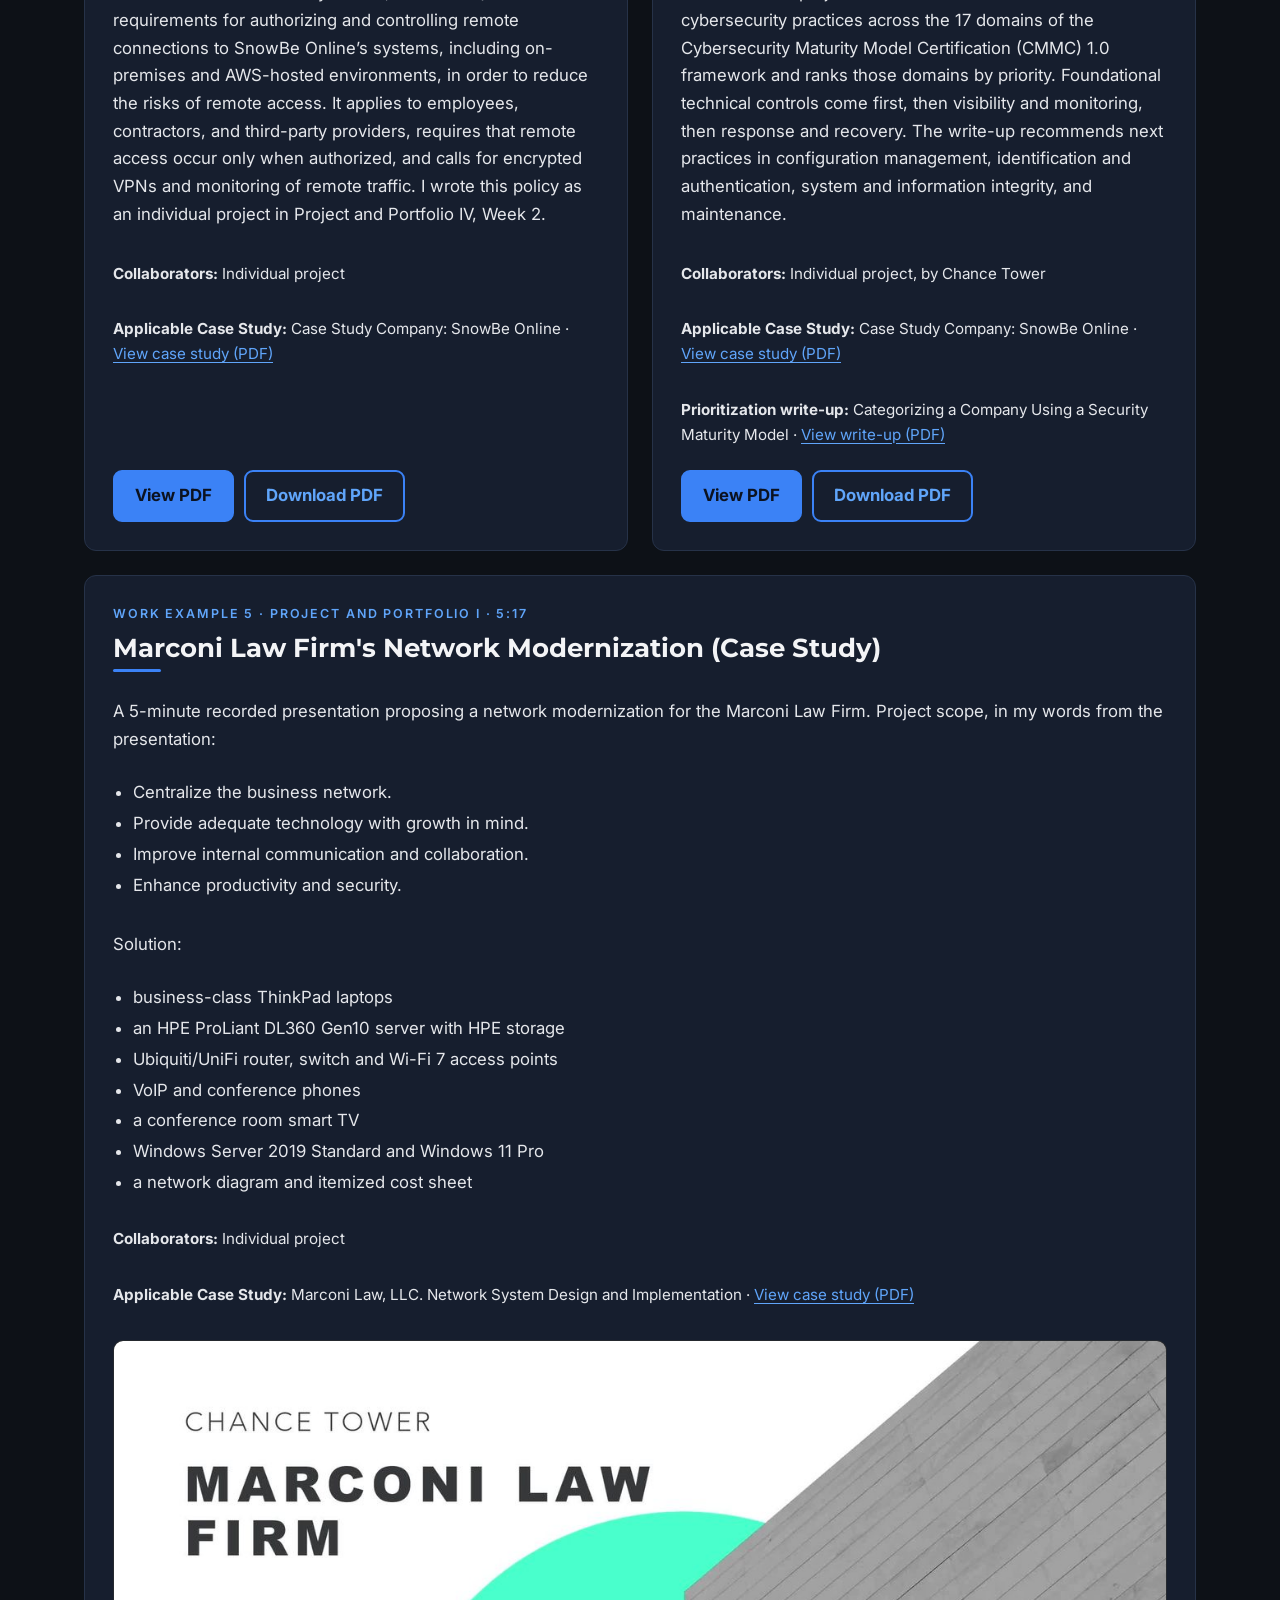
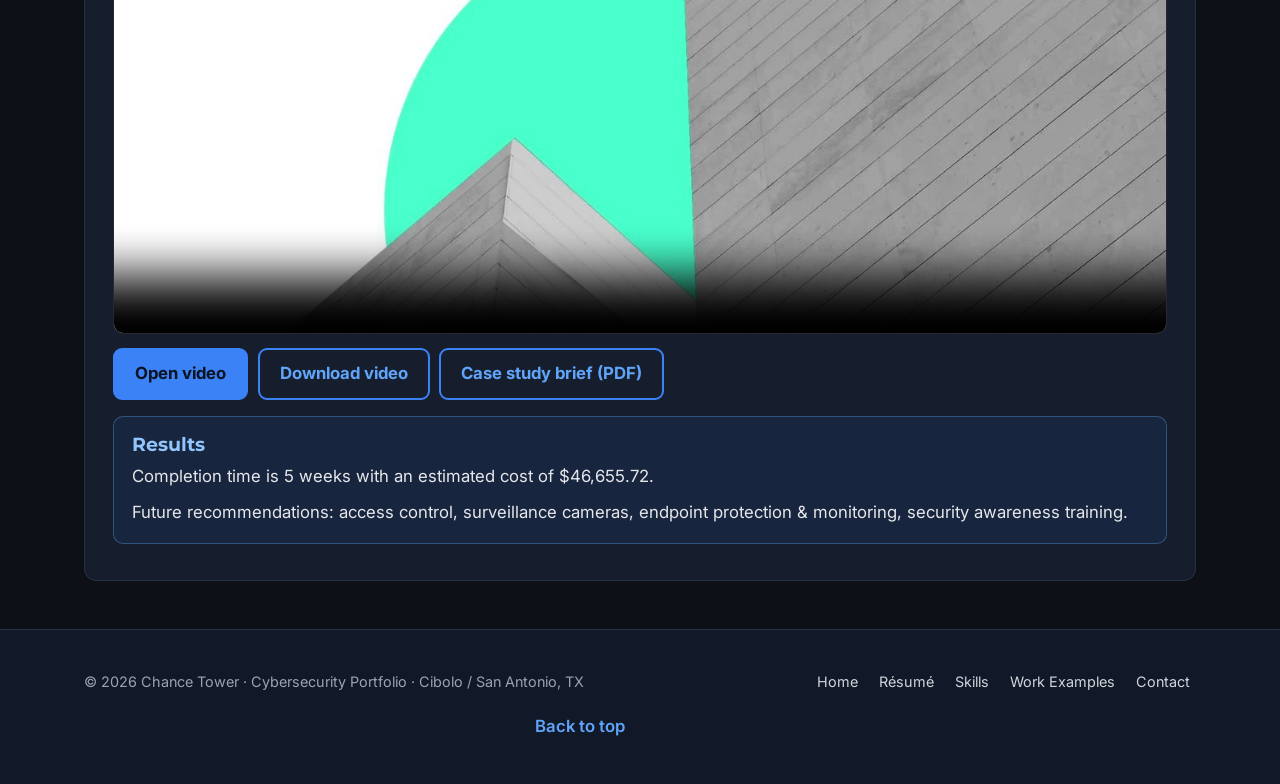
<file: work.html>
<!DOCTYPE html>
<html lang="en" class="no-js">
<head>
<meta charset="utf-8">
<script>document.documentElement.className=document.documentElement.className.replace("no-js","js");</script>
<meta name="viewport" content="width=device-width, initial-scale=1">
<title>Work Examples | Chance Tower – Security Plan, Policies, Maturity Assessment &amp; Marconi Law Firm's Network Modernization (Case Study)</title>
<meta name="description" content="Curated cybersecurity work examples by Chance Tower: an updated security plan, two security policies, a security maturity spreadsheet with prioritization, and a recorded presentation, Marconi Law Firm's Network Modernization (Case Study).">
<meta name="keywords" content="SOC analyst, cybersecurity, information security, NIST CSF, NIST 800-53, risk management, GRC, PCI DSS, SAQ-D, security policy, Chance Tower, Cibolo TX, San Antonio TX">
<meta name="author" content="Chance Tower">
<meta property="og:type" content="website">
<meta property="og:title" content="Work Examples | Chance Tower – Security Plan, Policies, Maturity Assessment & Marconi Law Firm's Network Modernization (Case Study)">
<meta property="og:description" content="Curated cybersecurity work examples by Chance Tower: an updated security plan, two security policies, a security maturity spreadsheet with prioritization, and a recorded presentation, Marconi Law Firm's Network Modernization (Case Study).">
<meta property="og:url" content="https://ctower14.github.io/work.html">
<meta property="og:image" content="https://ctower14.github.io/images/og-image.png">
<meta property="og:image:alt" content="Chance Tower – Cybersecurity Portfolio">
<link rel="canonical" href="https://ctower14.github.io/work.html">
<meta name="theme-color" content="#0d1117">
<meta name="twitter:card" content="summary_large_image">
<meta name="twitter:title" content="Work Examples | Chance Tower – Security Plan, Policies, Maturity Assessment & Marconi Law Firm's Network Modernization (Case Study)">
<meta name="twitter:description" content="Curated cybersecurity work examples by Chance Tower: an updated security plan, two security policies, a security maturity spreadsheet with prioritization, and a recorded presentation, Marconi Law Firm's Network Modernization (Case Study).">
<meta name="twitter:image" content="https://ctower14.github.io/images/og-image.png">
<meta name="robots" content="index, follow">
<link rel="sitemap" type="application/xml" href="https://ctower14.github.io/sitemap.xml">
<script type="application/ld+json">{"@context": "https://schema.org", "@graph": [{"@type": "WebSite", "@id": "https://ctower14.github.io/#website", "name": "Chance Tower – Cybersecurity Portfolio", "url": "https://ctower14.github.io/", "description": "Digital cybersecurity portfolio of Chance Tower.", "inLanguage": "en-US", "publisher": {"@id": "https://ctower14.github.io/#person"}}, {"@type": "Person", "@id": "https://ctower14.github.io/#person", "name": "Chance Tower", "email": "cbtower@alumni.fullsail.edu", "sameAs": ["https://www.linkedin.com/in/chance-tower-b41b91266"], "url": "https://ctower14.github.io/", "image": "https://ctower14.github.io/images/headshot.jpg", "jobTitle": "Aspiring SOC Analyst", "description": "B.S. Cybersecurity graduate candidate in Cibolo, TX, near San Antonio, seeking an entry-level SOC Analyst role.", "address": {"@type": "PostalAddress", "addressLocality": "Cibolo", "addressRegion": "TX", "addressCountry": "US"}, "knowsAbout": ["Cybersecurity", "Information security", "NIST Cybersecurity Framework", "NIST SP 800-53", "PCI DSS", "SAQ-D", "Governance, risk, and compliance", "Security policy", "Risk management"]}, {"@type": "CollectionPage", "@id": "https://ctower14.github.io/work.html#webpage", "url": "https://ctower14.github.io/work.html", "name": "Work Examples | Chance Tower – Security Plan, Policies, Maturity Assessment & Marconi Law Firm's Network Modernization (Case Study)", "description": "Curated cybersecurity work examples by Chance Tower: an updated security plan, two security policies, a security maturity spreadsheet with prioritization, and a recorded presentation, Marconi Law Firm's Network Modernization (Case Study).", "isPartOf": {"@id": "https://ctower14.github.io/#website"}, "about": {"@id": "https://ctower14.github.io/#person"}, "inLanguage": "en-US"}]}</script>
<link rel="preconnect" href="https://fonts.googleapis.com">
<link rel="preconnect" href="https://fonts.gstatic.com" crossorigin>
<link href="https://fonts.googleapis.com/css2?family=Inter:wght@400;500;600&family=Montserrat:wght@700;800&display=swap" rel="stylesheet">
<link rel="stylesheet" href="css/style.css">
<script src="js/nav.js" defer></script>
<link rel="icon" href="images/favicon.svg" type="image/svg+xml">
</head>
<body id="top">
<a class="skip" href="#main">Skip to content</a>
<!-- OPTIONAL SECTIONS: Skills should stay only if there is real content.
     To remove it: delete skills.html, then remove every element with data-optional="skills"
     (header nav, footer nav, the Home table of contents, and the matching card on resume.html).
     Certifications and Memberships have been removed. See PLACEHOLDERS.md. -->
<header class="site-header">
  <div class="wrap header-inner">
    <a class="brand" href="index.html"><span class="brand-mark" aria-hidden="true">CT</span> Chance Tower</a>
    <button type="button" class="nav-btn nav-btn-js" aria-expanded="false" aria-controls="site-nav" aria-label="Open menu"><span class="bars" aria-hidden="true"></span><span>Menu</span></button>
    <input type="checkbox" id="nav-toggle" class="nav-toggle" tabindex="-1" aria-hidden="true">
    <label for="nav-toggle" class="nav-btn nav-label"><span class="bars" aria-hidden="true"></span><span>Menu</span></label>
    <nav id="site-nav" class="site-nav" aria-label="Main navigation"><ul><li><a href="index.html">Home</a></li><li><a href="resume.html">Résumé</a></li><li data-optional="skills"><a href="skills.html">Skills</a></li><li><a href="work.html" class="active" aria-current="page">Work Examples</a></li><li><a href="contact.html">Contact</a></li></ul></nav>
  </div>
</header>
<main id="main">
<section class="page-hero"><div class="wrap"><h1>Work Examples</h1><p>Curated examples of my best work. Each example includes a short explanation, its collaborators, the case study that applies to it, and a downloadable copy.</p></div></section><div class="wrap"><nav class="card toc-card" aria-labelledby="toc-h"><h2 id="toc-h">On This Page</h2><ol class="toc"><li><a href="#security-plan">Security Plan (Updated &amp; Corrected)</a></li><li><a href="#security-policy-1">Security Policy 1: IR01 Incident Response Policy</a></li><li><a href="#security-policy-2">Security Policy 2: RA-01 Remote Access Policy</a></li><li><a href="#maturity-spreadsheet">Simple Maturity Spreadsheet &amp; Prioritization</a></li><li><a href="#case-study">Marconi Law Firm's Network Modernization (Case Study)</a></li></ol></nav><div class="grid-2"><article class="card sample" id="security-plan">
  <p class="eyebrow">Work Example 1 &middot; Project and Portfolio IV &amp; V</p>
  <h2><a class="h-link" href="#security-plan">Security Plan (Updated &amp; Corrected)</a></h2>
  <p>This is version 5.0 of the security plan I helped create for SnowBe Online, a fictitious online retailer, in Project and Portfolio IV and updated in Project and Portfolio V. The plan sets a framework of policies and controls to protect SnowBe’s systems and data, including AWS-hosted systems, on-premises servers, sales-team VPN access, and retail locations in the United States and Europe, and it aligns with PCI DSS, NIST SP 800-53 Revision 5, GDPR, and SOX. In Project and Portfolio V, I added the Patch Management (PM-1), Security Maturity (SM-1), and System Development Life Cycle (SDLC-1) policies.</p>
  <p class="collab"><strong>Collaborators:</strong> Caela Harris, Chance Tower, Gregory Borden, Will Harris, Angel Carrion, and Alex Marcum</p>
  <p class="collab"><strong>Applicable Case Study:</strong> Case Study Company: SnowBe Online &middot; <a href="files/snowbe-case-study.pdf" target="_blank" rel="noopener">View case study (PDF)</a></p>
  <div class="btn-row"><a class="btn" href="files/security-plan.pdf" target="_blank" rel="noopener">View PDF</a><a class="btn btn-outline" href="files/security-plan.pdf" download="security-plan.pdf">Download PDF</a></div>
</article><article class="card sample" id="security-policy-1">
  <p class="eyebrow">Work Example 2 &middot; Project and Portfolio IV</p>
  <h2><a class="h-link" href="#security-policy-1">Security Policy 1: IR01 Incident Response Policy</a></h2>
  <p>This Incident Response Policy (IR01, version 1.0.1) establishes how SnowBe Online identifies, reports, classifies, and responds to security events and incidents. It assigns roles from executive leadership and an Incident Response Leader through IT, legal, and employees, and it requires a structured response lifecycle of detection, analysis, containment, removal, recovery, and after-action review. I wrote this policy as an individual project in Project and Portfolio IV, Week 1.</p>
  <p class="collab"><strong>Collaborators:</strong> Individual project</p>
  <p class="collab"><strong>Applicable Case Study:</strong> Case Study Company: SnowBe Online &middot; <a href="files/snowbe-case-study.pdf" target="_blank" rel="noopener">View case study (PDF)</a></p>
  <div class="btn-row"><a class="btn" href="files/security-policy-1.pdf" target="_blank" rel="noopener">View PDF</a><a class="btn btn-outline" href="files/security-policy-1.pdf" download="security-policy-1.pdf">Download PDF</a></div>
</article><article class="card sample" id="security-policy-2">
  <p class="eyebrow">Work Example 3 &middot; Project and Portfolio IV</p>
  <h2><a class="h-link" href="#security-policy-2">Security Policy 2: RA-01 Remote Access Policy</a></h2>
  <p>This Remote Access Policy (RA-01, version 1.0) sets the requirements for authorizing and controlling remote connections to SnowBe Online’s systems, including on-premises and AWS-hosted environments, in order to reduce the risks of remote access. It applies to employees, contractors, and third-party providers, requires that remote access occur only when authorized, and calls for encrypted VPNs and monitoring of remote traffic. I wrote this policy as an individual project in Project and Portfolio IV, Week 2.</p>
  <p class="collab"><strong>Collaborators:</strong> Individual project</p>
  <p class="collab"><strong>Applicable Case Study:</strong> Case Study Company: SnowBe Online &middot; <a href="files/snowbe-case-study.pdf" target="_blank" rel="noopener">View case study (PDF)</a></p>
  <div class="btn-row"><a class="btn" href="files/security-policy-2.pdf" target="_blank" rel="noopener">View PDF</a><a class="btn btn-outline" href="files/security-policy-2.pdf" download="security-policy-2.pdf">Download PDF</a></div>
</article><article class="card sample" id="maturity-spreadsheet">
  <p class="eyebrow">Work Example 4 &middot; CYB359</p>
  <h2><a class="h-link" href="#maturity-spreadsheet">Simple Maturity Spreadsheet &amp; Prioritization</a></h2>
  <p>This individual project for CYB359 scores SnowBe Online’s cybersecurity practices across the 17 domains of the Cybersecurity Maturity Model Certification (CMMC) 1.0 framework and ranks those domains by priority. Foundational technical controls come first, then visibility and monitoring, then response and recovery. The write-up recommends next practices in configuration management, identification and authentication, system and information integrity, and maintenance.</p>
  <p class="collab"><strong>Collaborators:</strong> Individual project, by Chance Tower</p>
  <p class="collab"><strong>Applicable Case Study:</strong> Case Study Company: SnowBe Online &middot; <a href="files/snowbe-case-study.pdf" target="_blank" rel="noopener">View case study (PDF)</a></p>
  <p class="collab"><strong>Prioritization write-up:</strong> Categorizing a Company Using a Security Maturity Model &middot; <a href="files/maturity-case-study.pdf" target="_blank" rel="noopener">View write-up (PDF)</a></p>
  <div class="btn-row"><a class="btn" href="files/maturity-spreadsheet.pdf" target="_blank" rel="noopener">View PDF</a><a class="btn btn-outline" href="files/maturity-spreadsheet.pdf" download="maturity-spreadsheet.pdf">Download PDF</a></div>
</article><article class="card sample sample-wide" id="case-study">
  <p class="eyebrow">Work Example 5 &middot; Project and Portfolio I &middot; 5:17</p>
  <h2><a class="h-link" href="#case-study">Marconi Law Firm's Network Modernization (Case Study)</a></h2>
  <p>A 5-minute recorded presentation proposing a network modernization for the Marconi Law Firm. Project scope, in my words from the presentation:</p>
  <ul>
    <li>Centralize the business network.</li>
    <li>Provide adequate technology with growth in mind.</li>
    <li>Improve internal communication and collaboration.</li>
    <li>Enhance productivity and security.</li>
  </ul>
  <p>Solution:</p>
  <ul>
    <li>business-class ThinkPad laptops</li>
    <li>an HPE ProLiant DL360 Gen10 server with HPE storage</li>
    <li>Ubiquiti/UniFi router, switch and Wi-Fi 7 access points</li>
    <li>VoIP and conference phones</li>
    <li>a conference room smart TV</li>
    <li>Windows Server 2019 Standard and Windows 11 Pro</li>
    <li>a network diagram and itemized cost sheet</li>
  </ul>
  <p class="collab"><strong>Collaborators:</strong> Individual project</p>
  <p class="collab"><strong>Applicable Case Study:</strong> Marconi Law, LLC. Network System Design and Implementation &middot; <a href="files/marconi-case-study.pdf" target="_blank" rel="noopener">View case study (PDF)</a></p>
  <div class="work-video">
    <video controls preload="metadata" poster="images/marconi-case-study-poster.jpg" width="1280" height="720">
      <source src="files/marconi-case-study.mp4" type="video/mp4">
      Your browser does not support the video tag. <a href="files/marconi-case-study.mp4">Download the presentation (MP4)</a>.
    </video>
  </div>
  <div class="btn-row"><a class="btn" href="files/marconi-case-study.mp4" target="_blank" rel="noopener">Open video</a><a class="btn btn-outline" href="files/marconi-case-study.mp4" download="marconi-case-study.mp4">Download video</a><a class="btn btn-outline" href="files/marconi-case-study.pdf" target="_blank" rel="noopener">Case study brief (PDF)</a></div>
  <section class="results" aria-labelledby="results-h">
    <h3 id="results-h">Results</h3>
    <p>Completion time is 5 weeks with an estimated cost of $46,655.72.</p>
    <p>Future recommendations: access control, surveillance cameras, endpoint protection &amp; monitoring, security awareness training.</p>
  </section>
</article></div></div>
</main>
<footer class="site-footer">
  <div class="wrap footer-inner">
    <p>&copy; 2026 Chance Tower &middot; Cybersecurity Portfolio &middot; Cibolo / San Antonio, TX</p>
    <nav aria-label="Footer navigation"><ul class="footer-links"><li><a href="index.html">Home</a></li><li><a href="resume.html">Résumé</a></li><li data-optional="skills"><a href="skills.html">Skills</a></li><li><a href="work.html">Work Examples</a></li><li><a href="contact.html">Contact</a></li></ul></nav>
  </div>
  <p class="wrap back-top-wrap"><a class="back-top" href="#top">Back to top</a></p>
</footer>
<a class="back-top-fab" href="#top">Back to top</a>
</body>
</html>
</file>
<file: css/style.css>
:root{
  --bg:#0d1117;--bg2:#111827;--surface:#161e2e;--surface2:#1c2638;--border:#263248;
  --text:#e5e7eb;--muted:#9ca3af;--heading:#f3f4f6;
  --accent:#3b82f6;--accent-hover:#60a5fa;--link:#60a5fa;--link-hover:#93c5fd;
  --ph-text:#fcd34d;--ph-bg:rgba(245,158,11,.10);--ph-border:#f59e0b;
  --radius:12px;--nav-h:64px;
}
*,*::before,*::after{box-sizing:border-box}
html{scroll-behavior:smooth;scroll-padding-top:calc(var(--nav-h) + 12px);-webkit-text-size-adjust:100%}
body{margin:0;font-family:Inter,system-ui,-apple-system,"Segoe UI",Roboto,sans-serif;color:var(--text);background:var(--bg);line-height:1.65;font-size:clamp(.95rem,.9rem + .25vw,1.05rem);overflow-x:hidden}
h1,h2,h3{font-family:Montserrat,Inter,sans-serif;line-height:1.2;color:var(--heading);margin:0 0 .6rem;overflow-wrap:anywhere}
h1{font-size:clamp(1.9rem,1.3rem + 3vw,3.2rem)}
h2{font-size:clamp(1.25rem,1.1rem + .8vw,1.6rem)}
h3{font-size:clamp(1.05rem,1rem + .3vw,1.2rem)}
.card>h2,.page-hero h1{position:relative;padding-bottom:.5rem}
.card>h2::after,.page-hero h1::after{content:"";position:absolute;left:0;bottom:0;width:48px;height:3px;border-radius:2px;background:var(--accent)}
p,li{overflow-wrap:break-word}
a{color:var(--link);text-underline-offset:3px}a:hover{color:var(--link-hover)}
a:focus-visible,button:focus-visible,input:focus-visible,textarea:focus-visible,label:focus-visible{outline:3px solid var(--accent-hover);outline-offset:2px}
img,svg{max-width:100%;height:auto;display:block}
.wrap{width:100%;max-width:1160px;margin:0 auto;padding:0 clamp(1rem,4vw,1.5rem)}
.skip{position:absolute;left:-999px;top:0}.skip:focus{left:1rem;top:1rem;background:var(--accent);color:#0b1220;padding:.6rem 1rem;border-radius:8px;z-index:200}

/* ---------- Header & navigation ---------- */
.site-header{position:sticky;top:0;z-index:100;background:rgba(13,17,23,.92);backdrop-filter:saturate(160%) blur(10px);-webkit-backdrop-filter:saturate(160%) blur(10px);border-bottom:1px solid var(--border)}
.header-inner{display:flex;align-items:center;justify-content:space-between;gap:1rem;min-height:var(--nav-h);flex-wrap:wrap}
.brand{display:inline-flex;align-items:center;gap:.5rem;color:var(--heading);text-decoration:none;font-family:Montserrat,sans-serif;font-weight:800;font-size:1.15rem;min-height:44px}
.brand:hover{color:var(--heading)}
.brand-mark{display:inline-grid;place-items:center;width:32px;height:32px;border-radius:8px;background:var(--accent);color:#0b1220;font-size:.85rem;font-weight:800}
.site-nav ul{list-style:none;margin:0;padding:0;display:flex;gap:.25rem;flex-wrap:wrap}
.site-nav a{display:flex;align-items:center;min-height:44px;padding:0 .8rem;border-radius:8px;color:#d1d5db;text-decoration:none;font-weight:500;font-size:.95rem;transition:background .15s,color .15s}
.site-nav a:hover{color:#fff;background:var(--surface2)}
.site-nav a.active{color:#fff;background:rgba(59,130,246,.16);box-shadow:inset 0 -2px 0 var(--accent)}
.nav-toggle{position:absolute;opacity:0;pointer-events:none}
.nav-btn{display:none;align-items:center;gap:.5rem;min-height:44px;min-width:44px;padding:0 .9rem;border:1px solid var(--border);border-radius:8px;background:var(--surface);color:var(--text);font:inherit;font-weight:600;cursor:pointer}
.nav-btn:hover{border-color:var(--accent);color:#fff}
.nav-btn .bars,.nav-btn .bars::before,.nav-btn .bars::after{display:block;width:18px;height:2px;background:currentColor;border-radius:2px;position:relative;transition:transform .2s,opacity .2s}
.nav-btn .bars::before,.nav-btn .bars::after{content:"";position:absolute;left:0}
.nav-btn .bars::before{top:-6px}.nav-btn .bars::after{top:6px}
.nav-btn[aria-expanded="true"] .bars{background:transparent}
.nav-btn[aria-expanded="true"] .bars::before{transform:translateY(6px) rotate(45deg)}
.nav-btn[aria-expanded="true"] .bars::after{transform:translateY(-6px) rotate(-45deg)}

@media (max-width:900px){
  .nav-btn{display:inline-flex}
  /* JS button replaces the CSS-only label when scripts run */
  .js .nav-label{display:none}
  .no-js .nav-btn-js{display:none}
  .site-nav{flex-basis:100%;display:grid;grid-template-rows:0fr;transition:grid-template-rows .25s ease}
  .site-nav>ul{overflow:hidden;flex-direction:column;flex-wrap:nowrap;gap:.15rem;min-height:0}
  .site-nav.open,.nav-toggle:checked~.site-nav{grid-template-rows:1fr}
  .site-nav.open>ul,.nav-toggle:checked~.site-nav>ul{padding-bottom:.9rem}
  .site-nav a{min-height:48px;font-size:1rem;padding:0 1rem}
  .site-nav a.active{box-shadow:inset 3px 0 0 var(--accent)}
}
@media (prefers-reduced-motion:reduce){*{transition:none!important;scroll-behavior:auto!important}}

/* ---------- Heroes ---------- */
.hero{position:relative;overflow:hidden;padding:clamp(3.25rem,8vw,6.5rem) 0;background:radial-gradient(1200px 500px at 85% -10%,rgba(59,130,246,.18),transparent 60%),linear-gradient(180deg,var(--bg2),var(--bg));border-bottom:1px solid var(--border)}
.hero::after{content:"";position:absolute;inset:0;pointer-events:none;background-image:linear-gradient(rgba(96,165,250,.05) 1px,transparent 1px),linear-gradient(90deg,rgba(96,165,250,.05) 1px,transparent 1px);background-size:36px 36px;mask-image:linear-gradient(180deg,#000,transparent)}
.hero-inner{position:relative;z-index:1;display:grid;grid-template-columns:1.2fr auto;gap:clamp(2rem,6vw,4.5rem);align-items:center}
.eyebrow{text-transform:uppercase;letter-spacing:.15em;font-size:.78rem;font-weight:600;color:var(--link);margin:0 0 .5rem}
.hero-text h1{margin-bottom:.65rem}
.tagline{font-size:clamp(1.1rem,1rem + .45vw,1.35rem);color:#d1d5db;max-width:40rem;margin:0}
.headshot{margin:0;justify-self:center;text-align:center}
.headshot img{margin:0 auto;width:clamp(200px,28vw,300px);aspect-ratio:1;border-radius:50%;border:3px solid var(--accent);box-shadow:0 0 0 10px rgba(59,130,246,.12);background:var(--surface)}
.headshot figcaption{font-size:.8rem;margin-top:.75rem}
.home-about{padding:clamp(3.25rem,7vw,5.5rem) 0 clamp(4rem,8vw,6.5rem)}
.home-about-inner{max-width:42rem;margin-inline:auto}
.home-about h2{font-size:clamp(1.5rem,1.2rem + 1vw,2rem);margin-bottom:1.4rem}
.home-about p{margin:0 0 1.15rem;color:#d1d5db;font-size:clamp(1.02rem,.98rem + .2vw,1.12rem);line-height:1.75}
.home-about .sub-h{margin:2.15rem 0 .7rem}
.home-contact{margin-top:2.5rem !important;padding-top:1.6rem;border-top:1px solid var(--border);color:var(--muted) !important;font-size:1.05rem !important}
.home-contact a{font-weight:600;text-decoration:none}
.home-contact a:hover{text-decoration:underline}
.page-hero{padding:clamp(2rem,5vw,3rem) 0;margin-bottom:clamp(1.5rem,4vw,2.5rem);background:radial-gradient(900px 300px at 90% -20%,rgba(59,130,246,.16),transparent 60%),var(--bg2);border-bottom:1px solid var(--border)}
.page-hero h1{margin-bottom:.8rem}.page-hero p{margin:0;max-width:44rem;color:var(--muted)}

/* ---------- Layout & cards ---------- */
main{display:block;min-height:50vh}
.card{background:var(--surface);border:1px solid var(--border);border-radius:var(--radius);padding:clamp(1.15rem,3vw,1.75rem);margin-bottom:1.5rem;transition:border-color .2s,transform .2s,box-shadow .2s}
.card:hover{border-color:var(--accent);box-shadow:0 8px 30px rgba(0,0,0,.35)}
.grid-2,.grid-3{display:grid;gap:clamp(1rem,2.5vw,1.5rem);margin-bottom:2rem}
.grid-2{grid-template-columns:repeat(auto-fit,minmax(min(100%,420px),1fr))}
.grid-3{grid-template-columns:repeat(auto-fit,minmax(min(100%,280px),1fr))}
.grid-2>.card,.grid-3>.card{margin-bottom:0}
.home-grid{margin-top:clamp(1.5rem,4vw,2.5rem);grid-template-columns:minmax(0,2fr) minmax(0,1fr)}
.meta{color:var(--muted);margin:.15rem 0 .5rem;font-size:.93rem}
.note{color:var(--muted);font-size:.92rem}.center{text-align:center}

/* ---------- Buttons ---------- */
.btn-row{display:flex;flex-wrap:wrap;gap:.6rem;margin-top:1.1rem}
.center .btn{margin:.3rem}
.btn{display:inline-flex;align-items:center;justify-content:center;gap:.4rem;min-height:46px;padding:.65rem 1.25rem;border-radius:9px;border:2px solid var(--accent);background:var(--accent);color:#0b1220;font:inherit;font-weight:700;text-decoration:none;cursor:pointer;transition:background .15s,border-color .15s,color .15s}
.btn:hover{background:var(--accent-hover);border-color:var(--accent-hover);color:#0b1220}
.btn-outline{background:transparent;color:var(--link)}
.btn-outline:hover{background:rgba(59,130,246,.14);color:var(--link-hover);border-color:var(--accent-hover)}

/* ---------- Content pieces ---------- */
.toc{padding-left:1.3rem;margin:0}.toc li{margin:.15rem 0}
.toc a{display:inline-block;padding:.35rem 0;font-weight:600;text-decoration:none}
.toc a:hover{text-decoration:underline}
.check-list{padding-left:1.2rem}.check-list li{margin:.35rem 0}
.ph{color:var(--ph-text);background:var(--ph-bg);outline:1px dashed var(--ph-border);outline-offset:-1px;border-radius:4px;padding:.05rem .35rem;font-size:.92em;-webkit-box-decoration-break:clone;box-decoration-break:clone}
.entry{border-left:3px solid var(--accent);padding-left:1rem;margin:1.3rem 0}.entry h3{margin:0}
.entry ul{padding-left:1.2rem}
.tags{list-style:none;padding:0;margin:0;display:flex;flex-wrap:wrap;gap:.5rem}
.tags li{background:rgba(59,130,246,.12);color:#dbeafe;border:1px solid rgba(96,165,250,.35);border-radius:999px;padding:.35rem .85rem;font-size:.9rem;font-weight:500}
.cert .badge{font-size:2rem;margin-bottom:.4rem}.status{font-weight:600;color:#bfdbfe}
.sample{display:flex;flex-direction:column}.sample .btn-row{margin-top:auto;padding-top:.5rem}
.collab{font-size:.95rem}
.contact-list{list-style:none;padding:0}.contact-list li{margin:.7rem 0}
.job-sites{list-style:none;padding:0;display:flex;flex-wrap:wrap;gap:.5rem}
.job-sites a{display:inline-flex;align-items:center;min-height:44px;padding:0 1rem;background:var(--surface2);border:1px solid var(--border);color:var(--text);border-radius:8px;text-decoration:none;font-weight:500}
.job-sites a:hover{border-color:var(--accent);color:#fff}
.contact-form label{display:block;font-weight:600;margin:.9rem 0 .35rem}
.contact-form input,.contact-form textarea{width:100%;min-height:46px;padding:.7rem .8rem;border:1px solid var(--border);border-radius:8px;background:var(--bg2);color:var(--text);font:inherit}
.contact-form input:focus,.contact-form textarea:focus{border-color:var(--accent);outline:2px solid rgba(59,130,246,.45);outline-offset:0}
.contact-form button{margin-top:1.1rem;width:100%}

/* ---------- Footer ---------- */
.site-footer{background:var(--bg2);color:var(--muted);padding:2rem 0;margin-top:3rem;border-top:1px solid var(--border)}
.footer-inner{display:flex;justify-content:space-between;flex-wrap:wrap;gap:1rem;align-items:center}
.footer-inner p{margin:0;font-size:.9rem}
.footer-links{list-style:none;display:flex;flex-wrap:wrap;gap:.25rem .5rem;margin:0;padding:0}
.footer-links a{display:inline-flex;align-items:center;min-height:40px;padding:0 .4rem;color:#d1d5db;font-size:.9rem;text-decoration:none}
.footer-links a:hover,.footer-links a.active{color:var(--link-hover)}

/* ---------- Breakpoints ---------- */
@media (max-width:900px){.home-grid{grid-template-columns:1fr}}
@media (max-width:700px){
  .hero-inner{grid-template-columns:1fr;text-align:center;gap:2rem}
  .headshot{order:-1}.tagline{margin-inline:auto}
  .hero .btn-row{justify-content:center}
  .btn-row .btn{flex:1 1 200px}
  .footer-inner{flex-direction:column;align-items:flex-start}
}
.sub-h{font-size:1rem;color:var(--link);text-transform:uppercase;letter-spacing:.08em;margin:1.1rem 0 .3rem}
.sample-wide{grid-column:1/-1}
.results{margin:1rem 0 .5rem;padding:1rem 1.1rem;border-radius:10px;background:rgba(59,130,246,.08);border:1px solid rgba(96,165,250,.35)}
.results h3{color:var(--link-hover);margin-bottom:.4rem}
.results p{margin:0}
.more{font-weight:600;text-decoration:none;display:inline-block;padding:.4rem 0}
.more:hover{text-decoration:underline}
.resume-summary{margin-top:0}

/* ---------- In-page navigation ---------- */
.h-link{color:inherit;text-decoration:none}
.h-link:hover,.h-link:focus-visible{color:var(--link-hover)}
.toc-label{font-size:.78rem;font-weight:700;letter-spacing:.08em;text-transform:uppercase;color:var(--link);margin:1rem 0 .35rem}
.toc-card .toc-label:first-of-type{margin-top:0}
.toc-card{align-self:start}
.back-top-wrap{text-align:center;margin:.15rem 0 0;padding-bottom:.25rem}
.back-top{display:inline-flex;align-items:center;justify-content:center;min-height:44px;font-weight:600;text-decoration:none}
.back-top:hover{text-decoration:underline}
.back-top-fab{position:fixed;right:1.15rem;bottom:1.15rem;z-index:90;display:inline-flex;align-items:center;justify-content:center;min-height:44px;padding:.55rem 1rem;border-radius:999px;background:var(--accent);color:#0b1220;font-weight:700;text-decoration:none;box-shadow:0 8px 24px rgba(0,0,0,.35);opacity:0;pointer-events:none;transform:translateY(8px);transition:opacity .2s,transform .2s}
.back-top-fab.is-visible{opacity:1;pointer-events:auto;transform:none}
.back-top-fab:hover{background:var(--accent-hover);color:#0b1220}

.work-video{margin:1.1rem 0 .4rem;background:#000;border-radius:10px;overflow:hidden;border:1px solid rgba(148,163,184,.25)}
.work-video video{display:block;width:100%;height:auto;max-width:100%;background:#000;vertical-align:middle}
.sample ul{margin:.35rem 0 .7rem;padding-left:1.25rem}
.sample ul li{margin:.2rem 0}
.results p+p{margin-top:.55rem}
</file>
